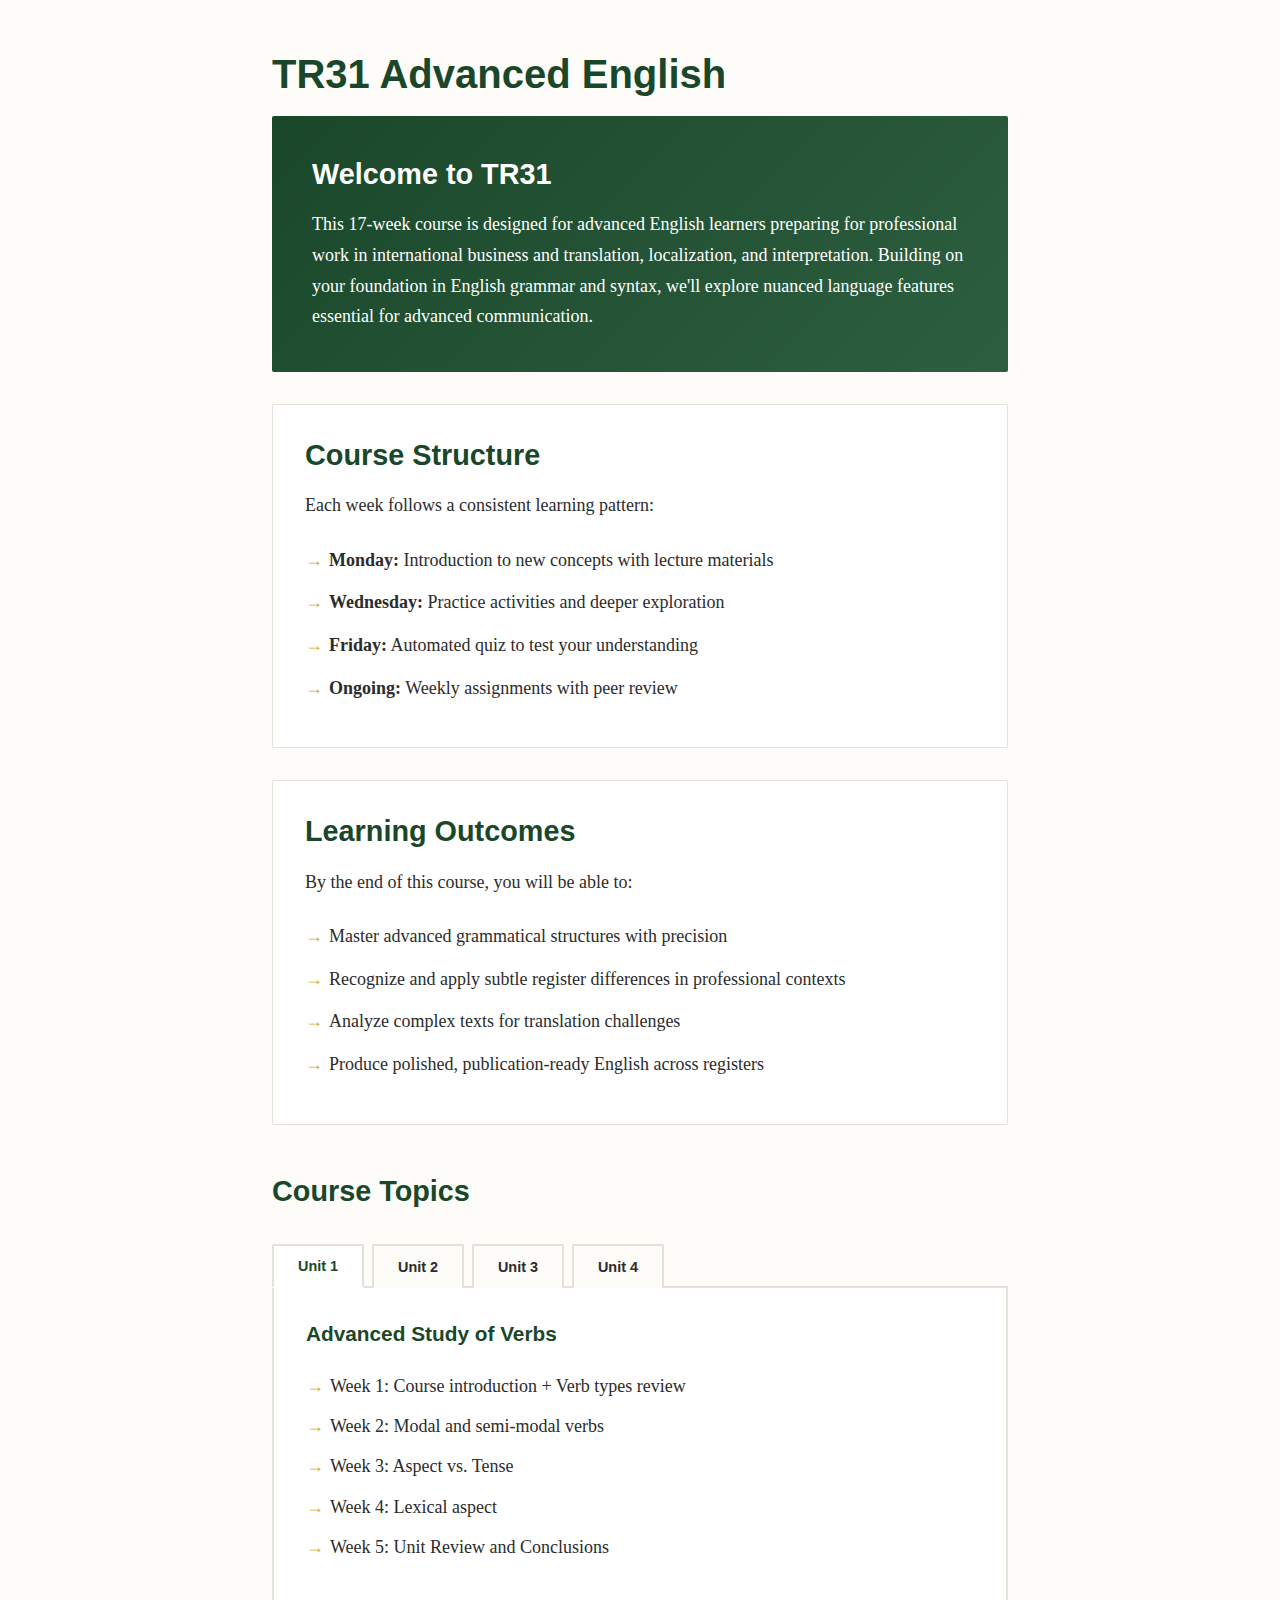
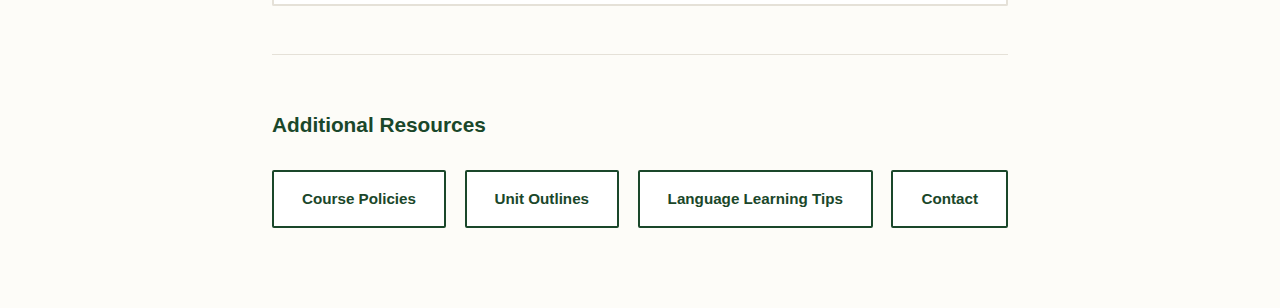
<file: index.html>
<!DOCTYPE html>
<html lang="en">
<head>
  <meta charset="UTF-8">
  <meta name="viewport" content="width=device-width, initial-scale=1.0">
  <title>TR31 Advanced English - Home</title>
  <link rel="stylesheet" href="css/styles.css">
</head>
<body>
  <div class="container">
    <h1>TR31 Advanced English</h1>
    
    <div class="intro-section">
      <h2>Welcome to TR31</h2>
      <p>This 17-week course is designed for advanced English learners preparing for professional work in international business and translation, localization, and interpretation. Building on your foundation in English grammar and syntax, we'll explore nuanced language features essential for advanced communication.</p>
    </div>

    <div class="card">
      <h2>Course Structure</h2>
      <p>Each week follows a consistent learning pattern:</p>
      <ul class="objectives">
        <li><strong>Monday:</strong> Introduction to new concepts with lecture materials</li>
        <li><strong>Wednesday:</strong> Practice activities and deeper exploration</li>
        <li><strong>Friday:</strong> Automated quiz to test your understanding</li>
        <li><strong>Ongoing:</strong> Weekly assignments with peer review</li>
      </ul>
    </div>

    <div class="card">
      <h2>Learning Outcomes</h2>
      <p>By the end of this course, you will be able to:</p>
      <ul class="objectives">
        <li>Master advanced grammatical structures with precision</li>
        <li>Recognize and apply subtle register differences in professional contexts</li>
        <li>Analyze complex texts for translation challenges</li>
        <li>Produce polished, publication-ready English across registers</li>
      </ul>
    </div>

    <!-- Course topics will be loaded dynamically from units.json -->

    <div style="margin-top: 3rem; padding-top: 2rem; border-top: 1px solid var(--border);">
      <h3>Additional Resources</h3>
      <div class="nav-buttons">
        <a href="policies.html" class="btn">Course Policies</a>
        <a href="templates/outline.html" class="btn">Unit Outlines</a>
        <a href="tips.html" class="btn">Language Learning Tips</a>
        <a href="contact.html" class="btn">Contact</a>
      </div>
    </div>
  </div>

  <script src="js/index-loader.js"></script>
</body>
</html>
</file>
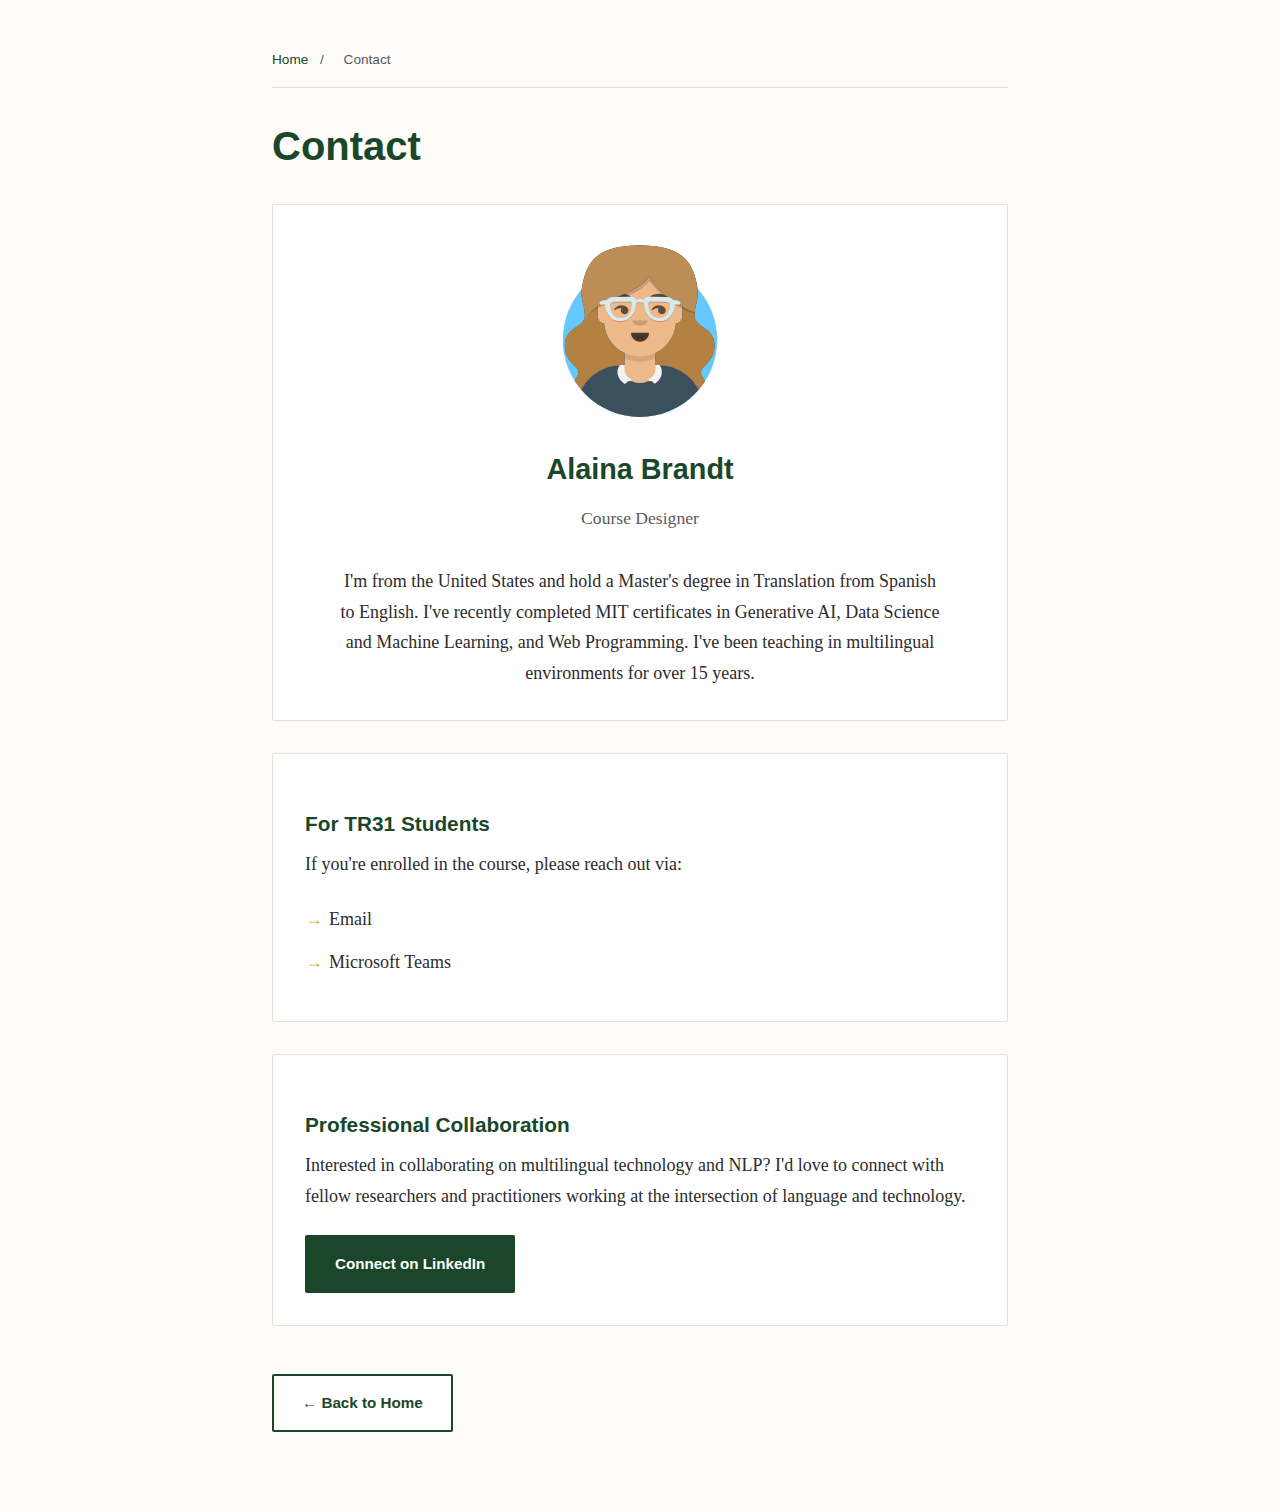
<file: contact.html>
<!DOCTYPE html>
<html lang="en">
<head>
  <meta charset="UTF-8">
  <meta name="viewport" content="width=device-width, initial-scale=1.0">
  <title>Contact - TR31 Advanced English</title>
  <link rel="stylesheet" href="css/styles.css">
</head>
<body>
  <div class="container">
    <div class="breadcrumbs">
      <a href="index.html">Home</a>
      <span>/</span>
      <span>Contact</span>
    </div>

    <h1>Contact</h1>

    <div class="card" style="text-align: center;">
      <img src="avataaars.svg" alt="Alaina Brandt" style="width: 180px; height: 180px; margin: 0 auto 1.5rem;">
      
      <h2 style="margin-top: 0;">Alaina Brandt</h2>
      <p style="color: var(--text-light); font-size: 1.1rem; margin-bottom: 2rem;">Course Designer</p>
      
      <p style="max-width: 600px; margin: 0 auto;">
        I'm from the United States and hold a Master's degree in Translation from Spanish to English. 
        I've recently completed MIT certificates in Generative AI, Data Science and Machine Learning, 
        and Web Programming. I've been teaching in multilingual environments for over 15 years.
      </p>
    </div>

    <div class="card">
      <h3>For TR31 Students</h3>
      <p>If you're enrolled in the course, please reach out via:</p>
      <ul class="list">
        <li>Email</li>
        <li>Microsoft Teams</li>
      </ul>
    </div>

    <div class="card">
      <h3>Professional Collaboration</h3>
      <p>Interested in collaborating on multilingual technology and NLP? I'd love to connect with fellow researchers and practitioners working at the intersection of language and technology.</p>
      <div style="margin-top: 1.5rem;">
        <a href="https://www.linkedin.com/in/alainambrandt" class="btn btn-primary" target="_blank" rel="noopener noreferrer">Connect on LinkedIn</a>
      </div>
    </div>

    <div class="nav-buttons" style="margin-top: 3rem;">
      <a href="index.html" class="btn">← Back to Home</a>
    </div>
  </div>
</body>
</html>
</file>
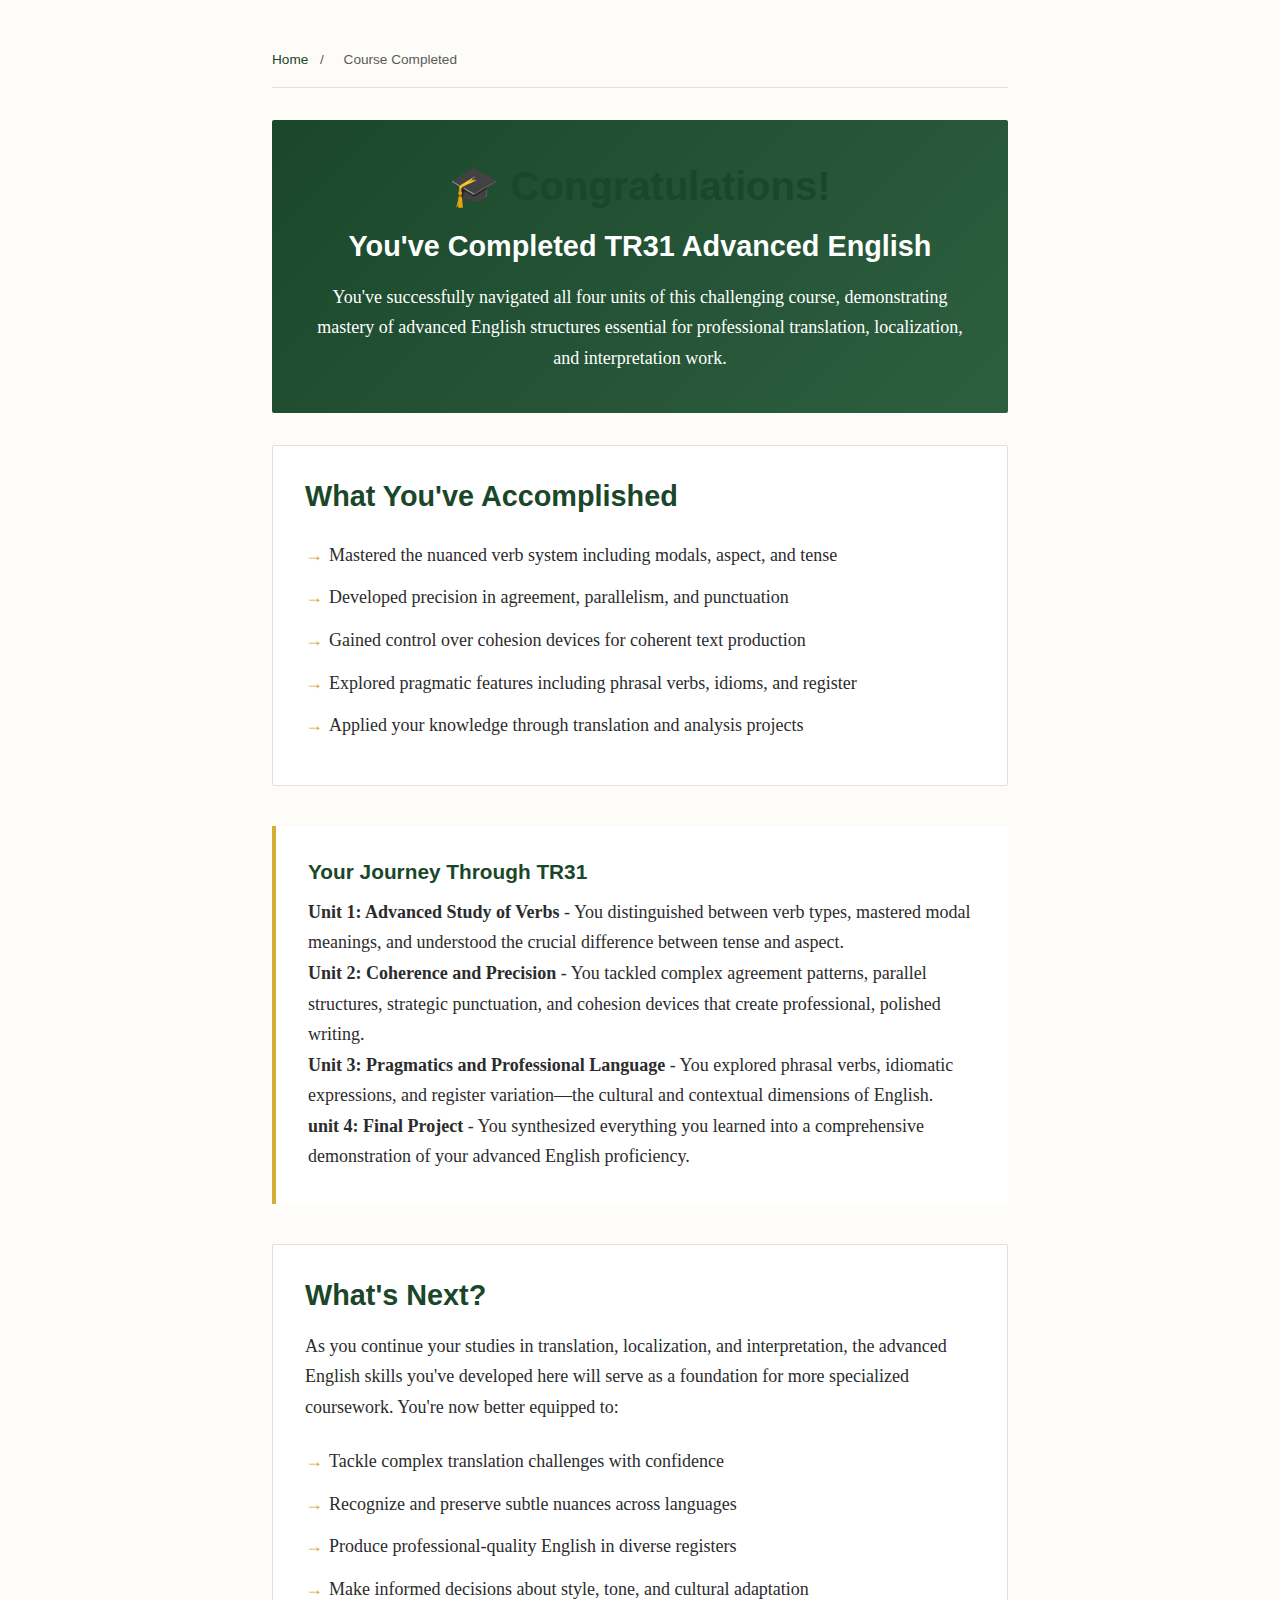
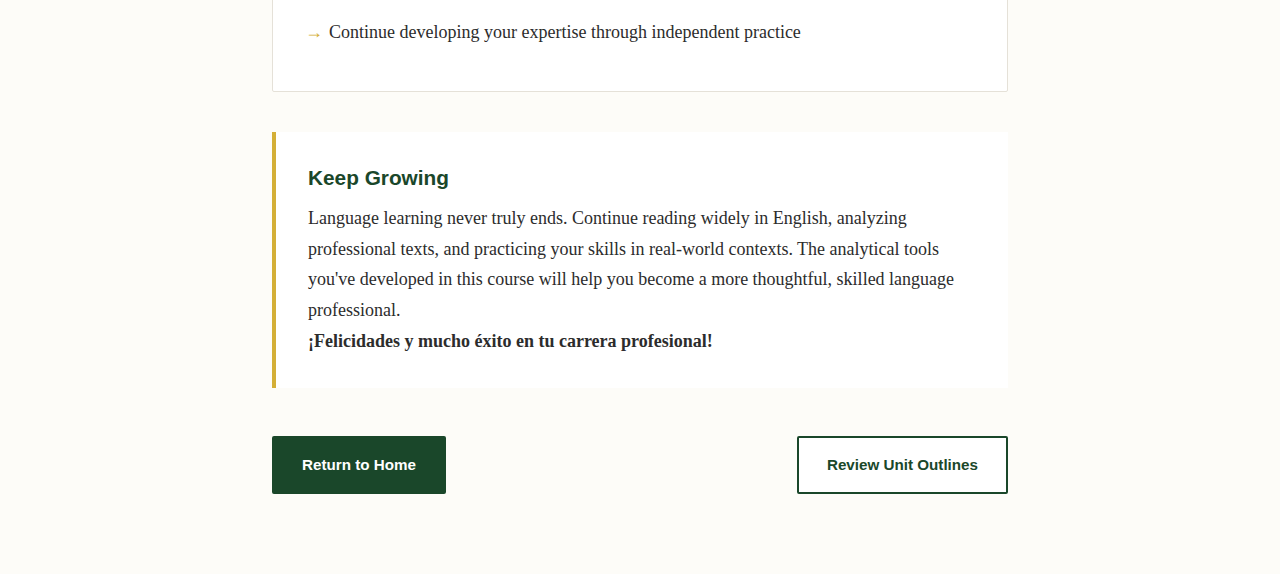
<file: course-completed.html>
<!DOCTYPE html>
<html lang="en">
<head>
  <meta charset="UTF-8">
  <meta name="viewport" content="width=device-width, initial-scale=1.0">
  <title>TR31 Advanced English - Course Completed!</title>
  <link rel="stylesheet" href="css/styles.css">
</head>
<body>
  <div class="container">
    <nav class="breadcrumbs">
      <a href="index.html">Home</a>
      <span>/</span>
      <span>Course Completed</span>
    </nav>

    <div class="intro-section" style="text-align: center;">
      <h1>🎓 Congratulations!</h1>
      <h2>You've Completed TR31 Advanced English</h2>
      <p>You've successfully navigated all four units of this challenging course, demonstrating mastery of advanced English structures essential for professional translation, localization, and interpretation work.</p>
    </div>

    <div class="card">
      <h2>What You've Accomplished</h2>
      <ul class="objectives">
        <li>Mastered the nuanced verb system including modals, aspect, and tense</li>
        <li>Developed precision in agreement, parallelism, and punctuation</li>
        <li>Gained control over cohesion devices for coherent text production</li>
        <li>Explored pragmatic features including phrasal verbs, idioms, and register</li>
        <li>Applied your knowledge through translation and analysis projects</li>
      </ul>
    </div>

    <div class="lecture-section">
      <h3>Your Journey Through TR31</h3>
      <p><strong>Unit 1: Advanced Study of Verbs</strong> - You distinguished between verb types, mastered modal meanings, and understood the crucial difference between tense and aspect.</p>
      
      <p><strong>Unit 2: Coherence and Precision</strong> - You tackled complex agreement patterns, parallel structures, strategic punctuation, and cohesion devices that create professional, polished writing.</p>
      
      <p><strong>Unit 3: Pragmatics and Professional Language</strong> - You explored phrasal verbs, idiomatic expressions, and register variation—the cultural and contextual dimensions of English.</p>
      
      <p><strong>unit 4: Final Project</strong> - You synthesized everything you learned into a comprehensive demonstration of your advanced English proficiency.</p>
    </div>

    <div class="card">
      <h2>What's Next?</h2>
      <p>As you continue your studies in translation, localization, and interpretation, the advanced English skills you've developed here will serve as a foundation for more specialized coursework. You're now better equipped to:</p>
      <ul class="objectives">
        <li>Tackle complex translation challenges with confidence</li>
        <li>Recognize and preserve subtle nuances across languages</li>
        <li>Produce professional-quality English in diverse registers</li>
        <li>Make informed decisions about style, tone, and cultural adaptation</li>
        <li>Continue developing your expertise through independent practice</li>
      </ul>
    </div>

    <div class="lecture-section">
      <h3>Keep Growing</h3>
      <p>Language learning never truly ends. Continue reading widely in English, analyzing professional texts, and practicing your skills in real-world contexts. The analytical tools you've developed in this course will help you become a more thoughtful, skilled language professional.</p>
      <p><strong>¡Felicidades y mucho éxito en tu carrera profesional!</strong></p>
    </div>

    <div class="nav-buttons" style="margin-top: 3rem;">
      <a href="index.html" class="btn btn-primary">Return to Home</a>
      <a href="outline.html" class="btn">Review Unit Outlines</a>
    </div>
  </div>
</body>
</html>
</file>
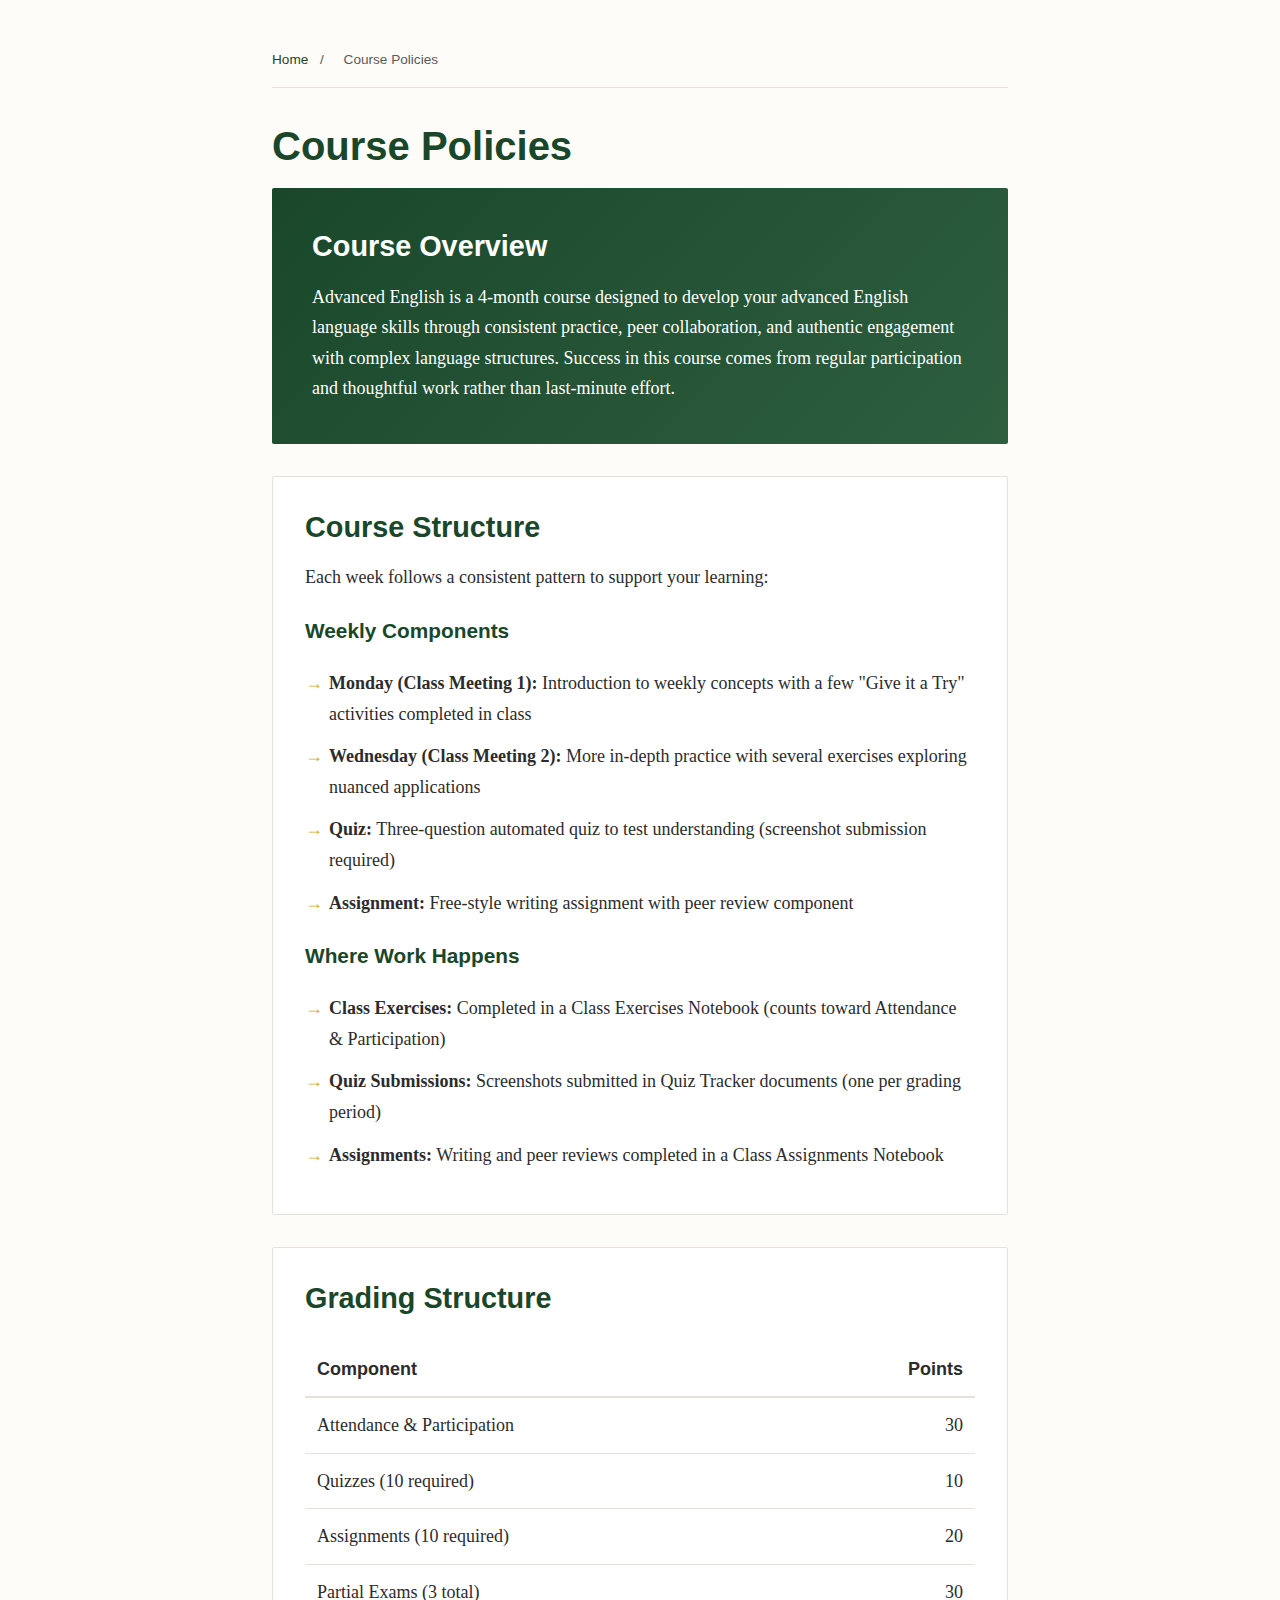
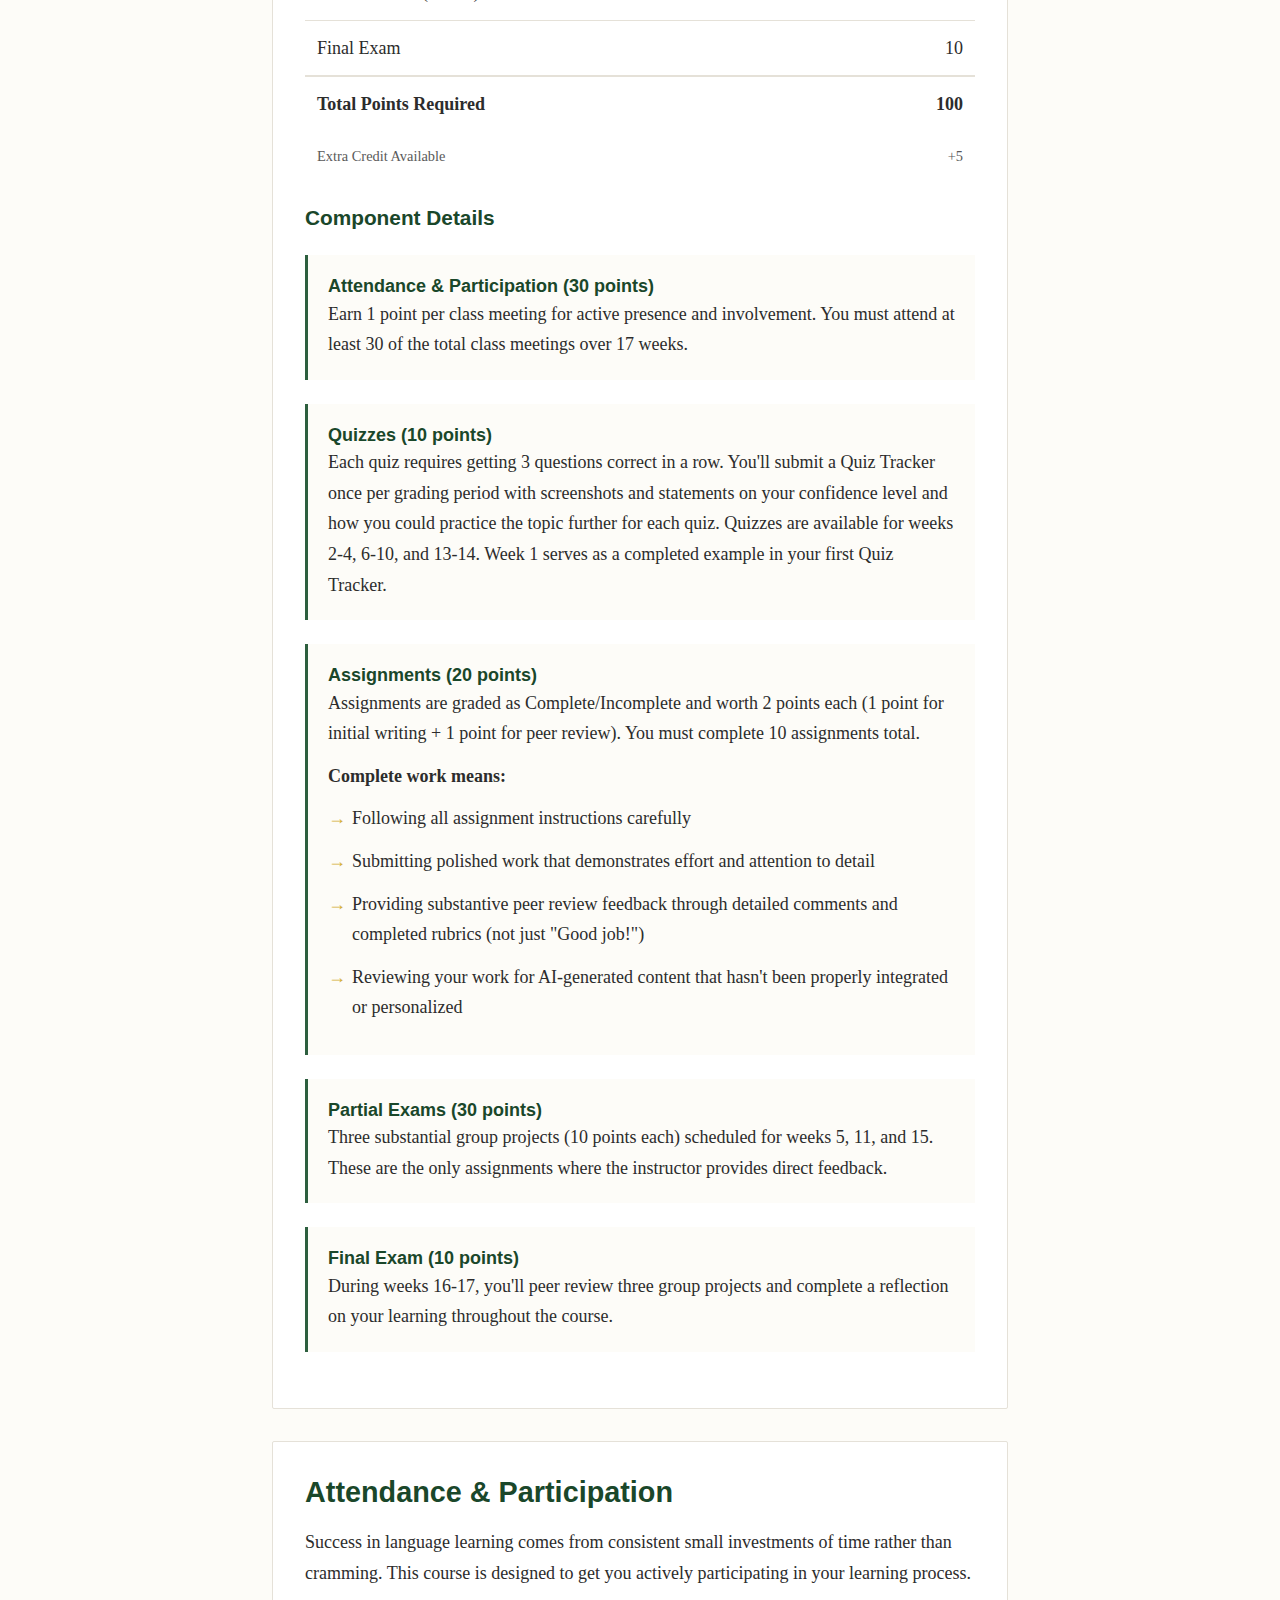
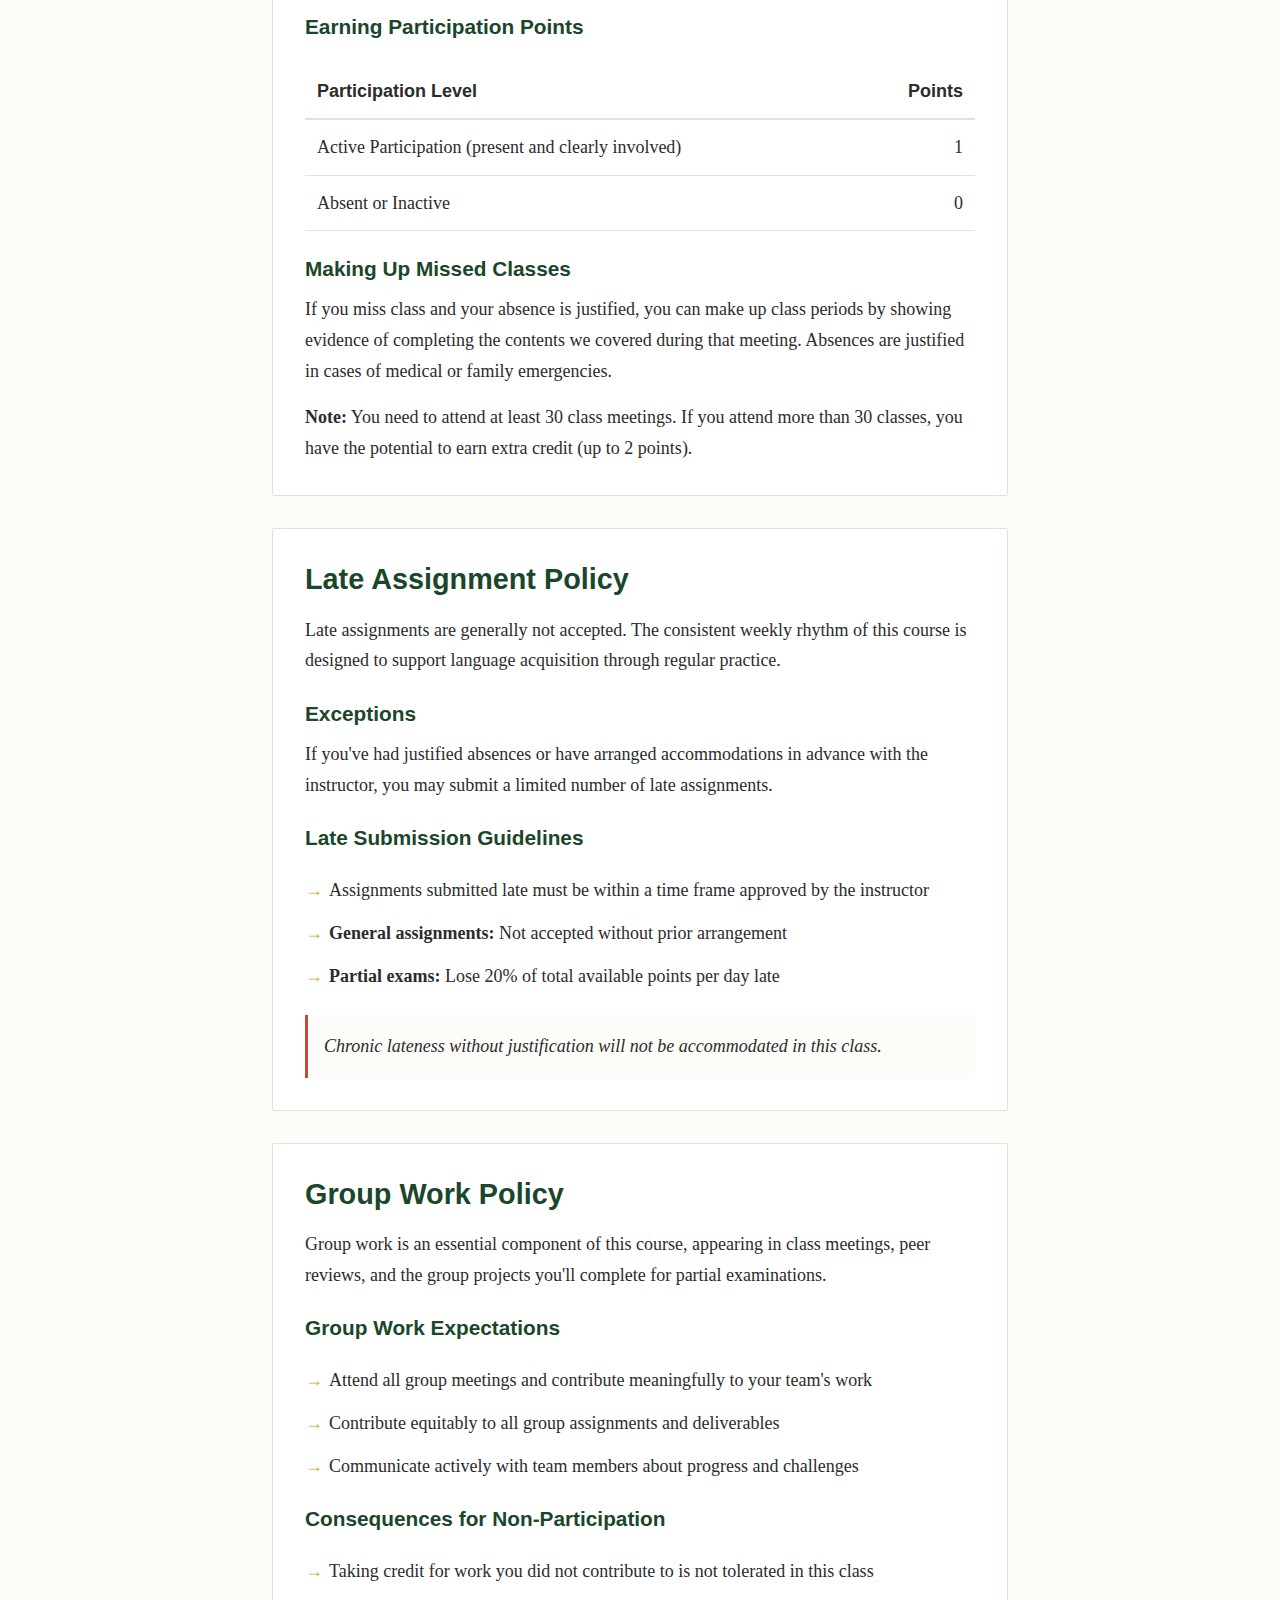
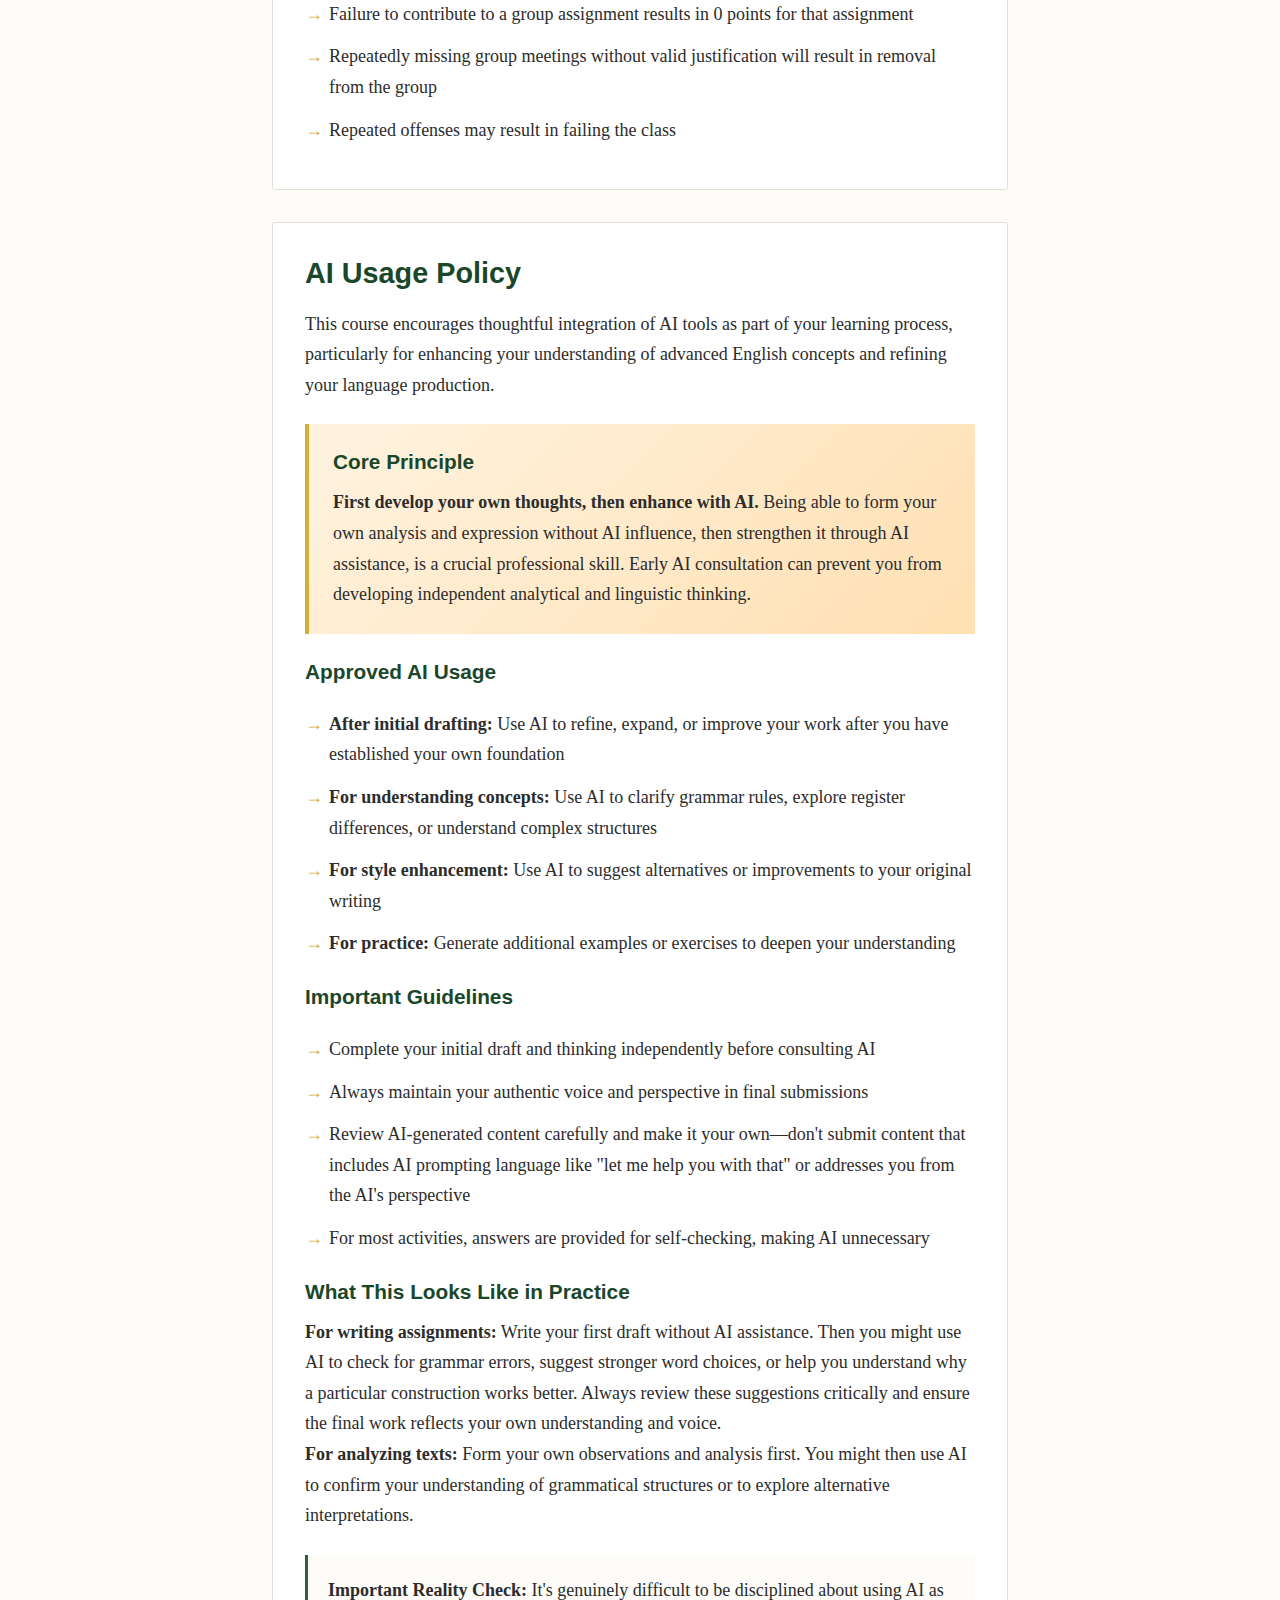
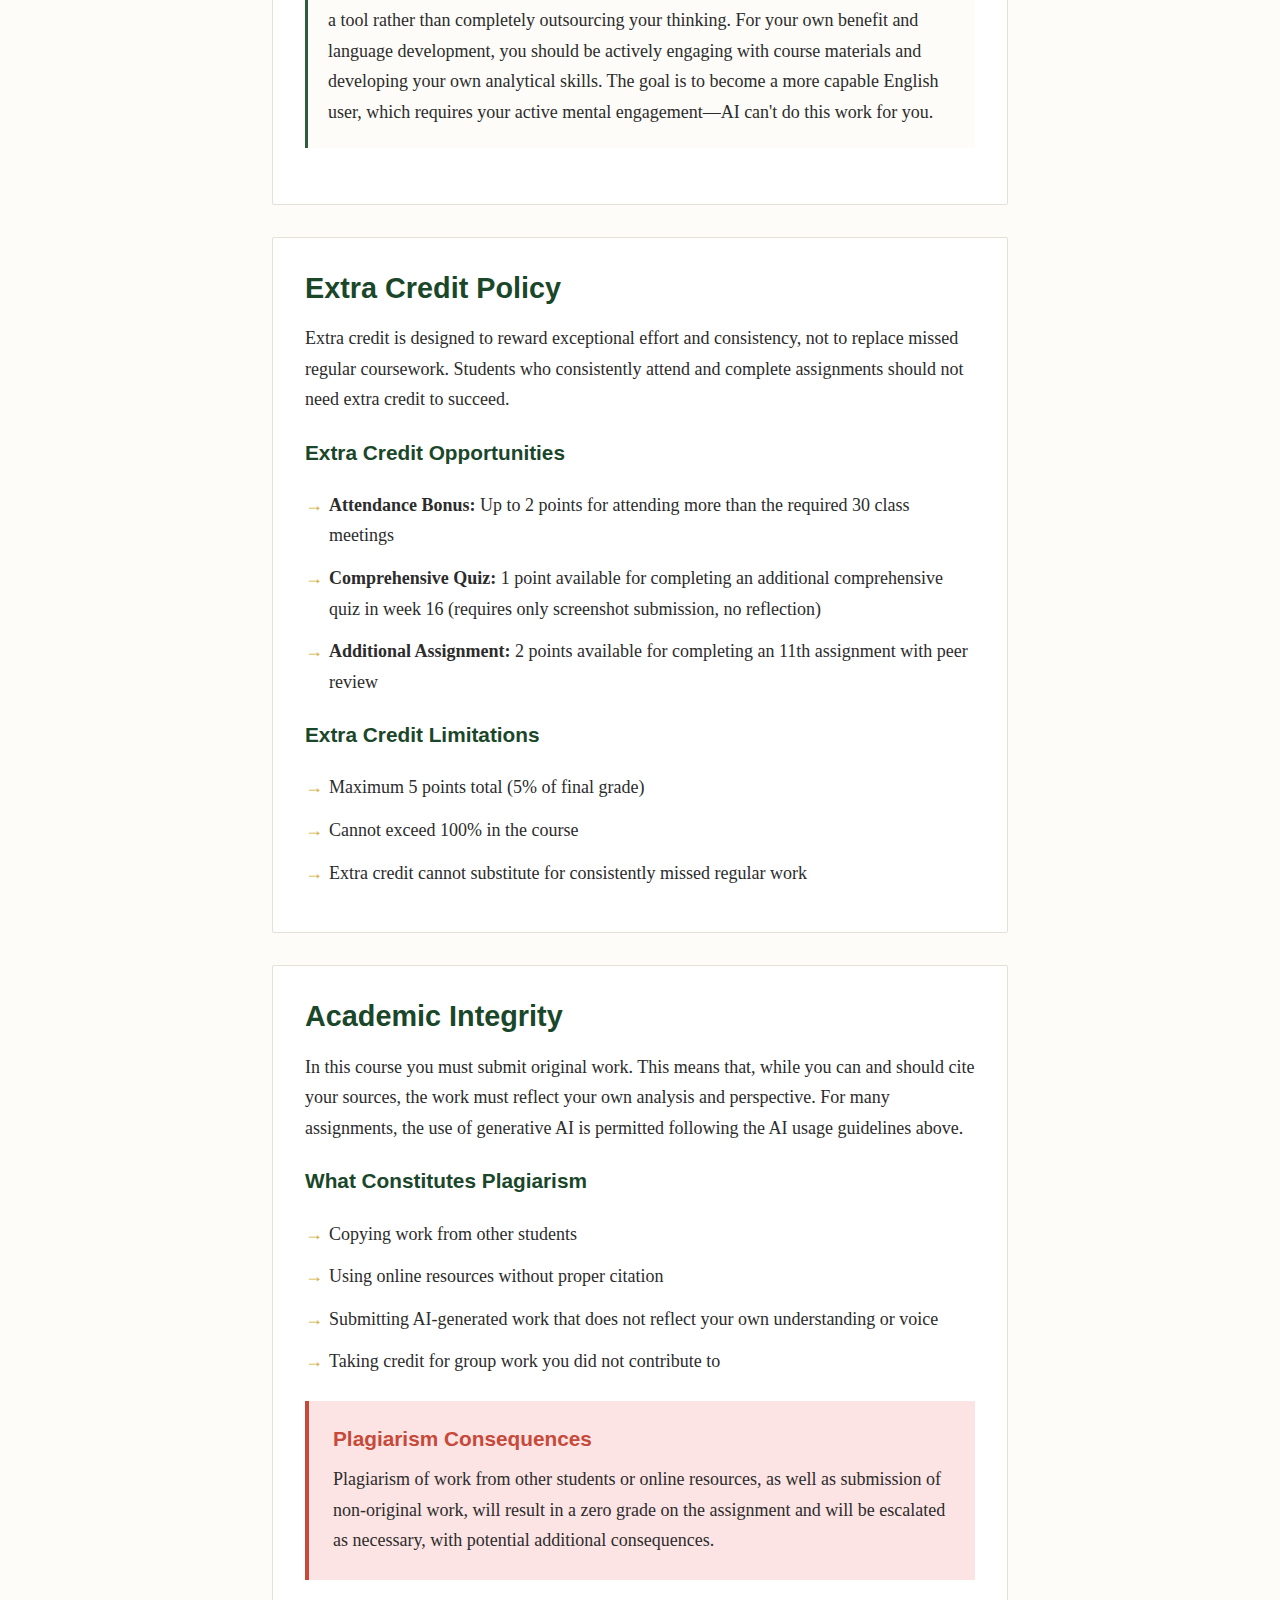
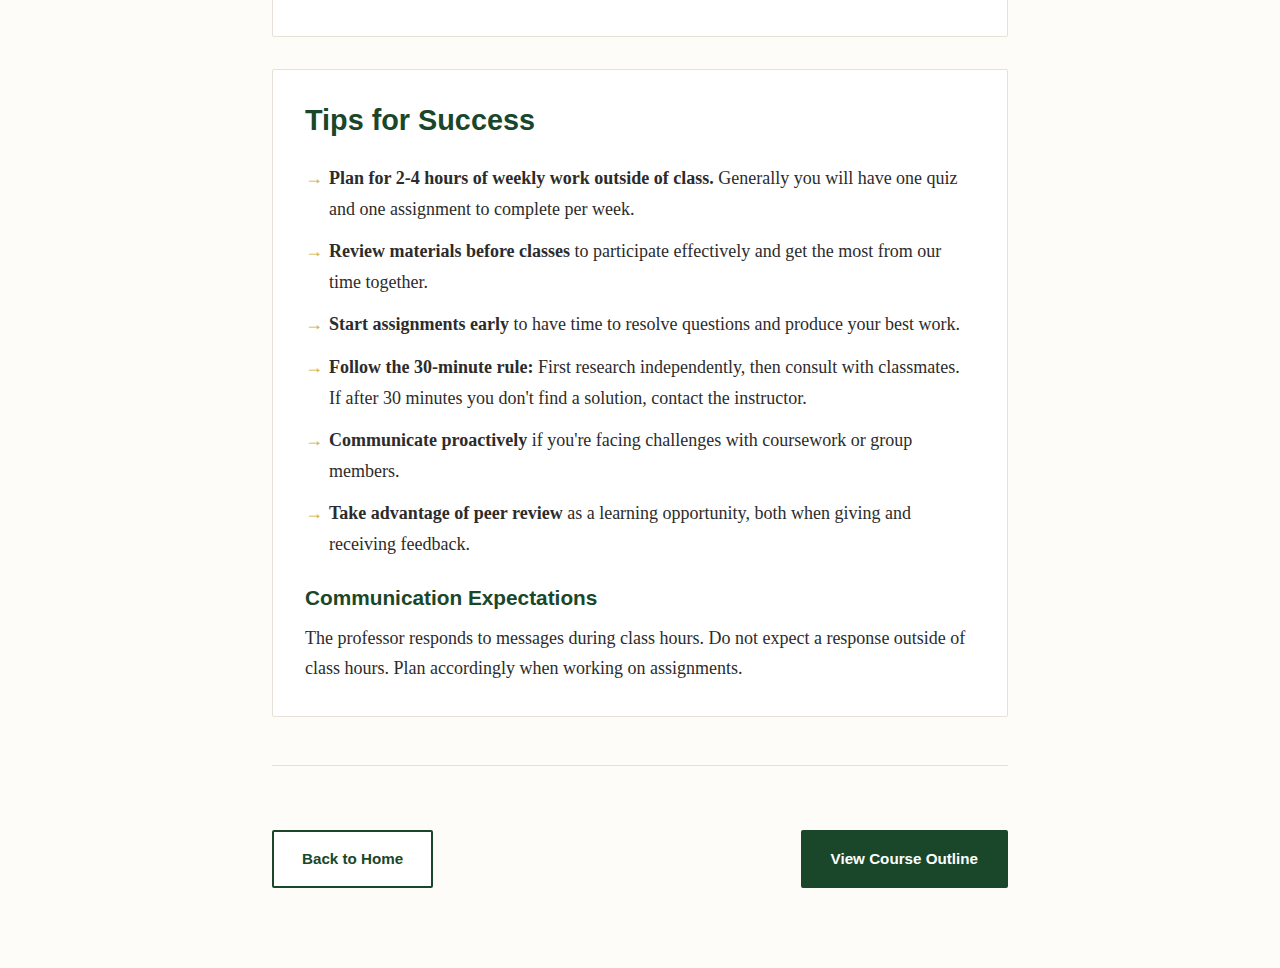
<file: policies.html>
<!DOCTYPE html>
<html lang="en">
<head>
  <meta charset="UTF-8">
  <meta name="viewport" content="width=device-width, initial-scale=1.0">
  <title>Course Policies - Advanced English</title>
  <link rel="stylesheet" href="css/styles.css">
</head>
<body>
  <div class="container">
    <div class="breadcrumbs">
      <a href="index.html">Home</a>
      <span>/</span>
      <span>Course Policies</span>
    </div>

    <h1>Course Policies</h1>
    
    <div class="intro-section">
      <h2>Course Overview</h2>
      <p>Advanced English is a 4-month course designed to develop your advanced English language skills through consistent practice, peer collaboration, and authentic engagement with complex language structures. Success in this course comes from regular participation and thoughtful work rather than last-minute effort.</p>
    </div>

    <!-- Course Structure -->
    <div class="card">
      <h2>Course Structure</h2>
      <p>Each week follows a consistent pattern to support your learning:</p>
      
      <h3>Weekly Components</h3>
      <ul class="list">
        <li><strong>Monday (Class Meeting 1):</strong> Introduction to weekly concepts with a few "Give it a Try" activities completed in class</li>
        <li><strong>Wednesday (Class Meeting 2):</strong> More in-depth practice with several exercises exploring nuanced applications</li>
        <li><strong>Quiz:</strong> Three-question automated quiz to test understanding (screenshot submission required)</li>
        <li><strong>Assignment:</strong> Free-style writing assignment with peer review component</li>
      </ul>

      <h3>Where Work Happens</h3>
      <ul class="list">
        <li><strong>Class Exercises:</strong> Completed in a Class Exercises Notebook (counts toward Attendance & Participation)</li>
        <li><strong>Quiz Submissions:</strong> Screenshots submitted in Quiz Tracker documents (one per grading period)</li>
        <li><strong>Assignments:</strong> Writing and peer reviews completed in a Class Assignments Notebook</li>
      </ul>
    </div>

    <!-- Grading -->
    <div class="card">
      <h2>Grading Structure</h2>
      
      <table style="width: 100%; border-collapse: collapse; margin: 1.5rem 0;">
        <tr style="border-bottom: 2px solid var(--border);">
          <th style="text-align: left; padding: 0.75rem; font-family: 'Archivo', sans-serif;">Component</th>
          <th style="text-align: right; padding: 0.75rem; font-family: 'Archivo', sans-serif;">Points</th>
        </tr>
        <tr style="border-bottom: 1px solid var(--border);">
          <td style="padding: 0.75rem;">Attendance & Participation</td>
          <td style="text-align: right; padding: 0.75rem;">30</td>
        </tr>
        <tr style="border-bottom: 1px solid var(--border);">
          <td style="padding: 0.75rem;">Quizzes (10 required)</td>
          <td style="text-align: right; padding: 0.75rem;">10</td>
        </tr>
        <tr style="border-bottom: 1px solid var(--border);">
          <td style="padding: 0.75rem;">Assignments (10 required)</td>
          <td style="text-align: right; padding: 0.75rem;">20</td>
        </tr>
        <tr style="border-bottom: 1px solid var(--border);">
          <td style="padding: 0.75rem;">Partial Exams (3 total)</td>
          <td style="text-align: right; padding: 0.75rem;">30</td>
        </tr>
        <tr style="border-bottom: 1px solid var(--border);">
          <td style="padding: 0.75rem;">Final Exam</td>
          <td style="text-align: right; padding: 0.75rem;">10</td>
        </tr>
        <tr style="border-top: 2px solid var(--border); font-weight: 600;">
          <td style="padding: 0.75rem;">Total Points Required</td>
          <td style="text-align: right; padding: 0.75rem;">100</td>
        </tr>
        <tr style="font-size: 0.9rem; color: var(--text-light);">
          <td style="padding: 0.75rem;">Extra Credit Available</td>
          <td style="text-align: right; padding: 0.75rem;">+5</td>
        </tr>
      </table>

      <h3>Component Details</h3>
      
      <div style="margin: 1.5rem 0; padding: 1.25rem; background: var(--bg); border-left: 3px solid var(--primary-light);">
        <h4 style="margin-top: 0; color: var(--primary);">Attendance & Participation (30 points)</h4>
        <p>Earn 1 point per class meeting for active presence and involvement. You must attend at least 30 of the total class meetings over 17 weeks.</p>
      </div>

      <div style="margin: 1.5rem 0; padding: 1.25rem; background: var(--bg); border-left: 3px solid var(--primary-light);">
        <h4 style="margin-top: 0; color: var(--primary);">Quizzes (10 points)</h4>
        <p>Each quiz requires getting 3 questions correct in a row. You'll submit a Quiz Tracker once per grading period with screenshots and statements on your confidence level and how you could practice the topic further for each quiz. Quizzes are available for weeks 2-4, 6-10, and 13-14. Week 1 serves as a completed example in your first Quiz Tracker.</p>
      </div>

      <div style="margin: 1.5rem 0; padding: 1.25rem; background: var(--bg); border-left: 3px solid var(--primary-light);">
        <h4 style="margin-top: 0; color: var(--primary);">Assignments (20 points)</h4>
        <p>Assignments are graded as Complete/Incomplete and worth 2 points each (1 point for initial writing + 1 point for peer review). You must complete 10 assignments total.</p>
        <p style="margin-top: 0.75rem;"><strong>Complete work means:</strong></p>
        <ul class="list" style="margin-top: 0.5rem;">
          <li>Following all assignment instructions carefully</li>
          <li>Submitting polished work that demonstrates effort and attention to detail</li>
          <li>Providing substantive peer review feedback through detailed comments and completed rubrics (not just "Good job!")</li>
          <li>Reviewing your work for AI-generated content that hasn't been properly integrated or personalized</li>
        </ul>
      </div>

      <div style="margin: 1.5rem 0; padding: 1.25rem; background: var(--bg); border-left: 3px solid var(--primary-light);">
        <h4 style="margin-top: 0; color: var(--primary);">Partial Exams (30 points)</h4>
        <p>Three substantial group projects (10 points each) scheduled for weeks 5, 11, and 15. These are the only assignments where the instructor provides direct feedback.</p>
      </div>

      <div style="margin: 1.5rem 0; padding: 1.25rem; background: var(--bg); border-left: 3px solid var(--primary-light);">
        <h4 style="margin-top: 0; color: var(--primary);">Final Exam (10 points)</h4>
        <p>During weeks 16-17, you'll peer review three group projects and complete a reflection on your learning throughout the course.</p>
      </div>
    </div>

    <!-- Attendance Policy -->
    <div class="card">
      <h2>Attendance & Participation</h2>
      <p>Success in language learning comes from consistent small investments of time rather than cramming. This course is designed to get you actively participating in your learning process.</p>
      
      <h3>Earning Participation Points</h3>
      <table style="width: 100%; border-collapse: collapse; margin: 1.5rem 0;">
        <tr style="border-bottom: 2px solid var(--border);">
          <th style="text-align: left; padding: 0.75rem; font-family: 'Archivo', sans-serif;">Participation Level</th>
          <th style="text-align: right; padding: 0.75rem; font-family: 'Archivo', sans-serif;">Points</th>
        </tr>
        <tr style="border-bottom: 1px solid var(--border);">
          <td style="padding: 0.75rem;">Active Participation (present and clearly involved)</td>
          <td style="text-align: right; padding: 0.75rem;">1</td>
        </tr>
        <tr style="border-bottom: 1px solid var(--border);">
          <td style="padding: 0.75rem;">Absent or Inactive</td>
          <td style="text-align: right; padding: 0.75rem;">0</td>
        </tr>
      </table>

      <h3>Making Up Missed Classes</h3>
      <p>If you miss class and your absence is justified, you can make up class periods by showing evidence of completing the contents we covered during that meeting. Absences are justified in cases of medical or family emergencies.</p>
      
      <p style="margin-top: 1rem;"><strong>Note:</strong> You need to attend at least 30 class meetings. If you attend more than 30 classes, you have the potential to earn extra credit (up to 2 points).</p>
    </div>

    <!-- Late Work Policy -->
    <div class="card">
      <h2>Late Assignment Policy</h2>
      <p>Late assignments are generally not accepted. The consistent weekly rhythm of this course is designed to support language acquisition through regular practice.</p>
      
      <h3>Exceptions</h3>
      <p>If you've had justified absences or have arranged accommodations in advance with the instructor, you may submit a limited number of late assignments.</p>
      
      <h3>Late Submission Guidelines</h3>
      <ul class="list">
        <li>Assignments submitted late must be within a time frame approved by the instructor</li>
        <li><strong>General assignments:</strong> Not accepted without prior arrangement</li>
        <li><strong>Partial exams:</strong> Lose 20% of total available points per day late</li>
      </ul>
      
      <p style="margin-top: 1.5rem; padding: 1rem; background: var(--bg); border-left: 3px solid var(--error); font-style: italic;">Chronic lateness without justification will not be accommodated in this class.</p>
    </div>

    <!-- Group Work Policy -->
    <div class="card">
      <h2>Group Work Policy</h2>
      <p>Group work is an essential component of this course, appearing in class meetings, peer reviews, and the group projects you'll complete for partial examinations.</p>
      
      <h3>Group Work Expectations</h3>
      <ul class="list">
        <li>Attend all group meetings and contribute meaningfully to your team's work</li>
        <li>Contribute equitably to all group assignments and deliverables</li>
        <li>Communicate actively with team members about progress and challenges</li>
      </ul>

      <h3>Consequences for Non-Participation</h3>
      <ul class="list">
        <li>Taking credit for work you did not contribute to is not tolerated in this class</li>
        <li>Failure to contribute to a group assignment results in 0 points for that assignment</li>
        <li>Repeatedly missing group meetings without valid justification will result in removal from the group</li>
        <li>Repeated offenses may result in failing the class</li>
      </ul>
    </div>

    <!-- AI Usage Policy -->
    <div class="card">
      <h2>AI Usage Policy</h2>
      <p>This course encourages thoughtful integration of AI tools as part of your learning process, particularly for enhancing your understanding of advanced English concepts and refining your language production.</p>
      
      <div style="margin: 1.5rem 0; padding: 1.5rem; background: linear-gradient(135deg, #fff3e0 0%, #ffe0b2 100%); border-left: 4px solid var(--accent);">
        <h3 style="margin-top: 0; color: var(--primary);">Core Principle</h3>
        <p style="margin-bottom: 0;"><strong>First develop your own thoughts, then enhance with AI.</strong> Being able to form your own analysis and expression without AI influence, then strengthen it through AI assistance, is a crucial professional skill. Early AI consultation can prevent you from developing independent analytical and linguistic thinking.</p>
      </div>

      <h3>Approved AI Usage</h3>
      <ul class="list">
        <li><strong>After initial drafting:</strong> Use AI to refine, expand, or improve your work after you have established your own foundation</li>
        <li><strong>For understanding concepts:</strong> Use AI to clarify grammar rules, explore register differences, or understand complex structures</li>
        <li><strong>For style enhancement:</strong> Use AI to suggest alternatives or improvements to your original writing</li>
        <li><strong>For practice:</strong> Generate additional examples or exercises to deepen your understanding</li>
      </ul>

      <h3>Important Guidelines</h3>
      <ul class="list">
        <li>Complete your initial draft and thinking independently before consulting AI</li>
        <li>Always maintain your authentic voice and perspective in final submissions</li>
        <li>Review AI-generated content carefully and make it your own—don't submit content that includes AI prompting language like "let me help you with that" or addresses you from the AI's perspective</li>
        <li>For most activities, answers are provided for self-checking, making AI unnecessary</li>
      </ul>

      <h3>What This Looks Like in Practice</h3>
      <p><strong>For writing assignments:</strong> Write your first draft without AI assistance. Then you might use AI to check for grammar errors, suggest stronger word choices, or help you understand why a particular construction works better. Always review these suggestions critically and ensure the final work reflects your own understanding and voice.</p>
      
      <p><strong>For analyzing texts:</strong> Form your own observations and analysis first. You might then use AI to confirm your understanding of grammatical structures or to explore alternative interpretations.</p>

      <div style="margin: 1.5rem 0; padding: 1.25rem; background: var(--bg); border-left: 3px solid var(--primary-light);">
        <p style="margin: 0;"><strong>Important Reality Check:</strong> It's genuinely difficult to be disciplined about using AI as a tool rather than completely outsourcing your thinking. For your own benefit and language development, you should be actively engaging with course materials and developing your own analytical skills. The goal is to become a more capable English user, which requires your active mental engagement—AI can't do this work for you.</p>
      </div>
    </div>

    <!-- Extra Credit -->
    <div class="card">
      <h2>Extra Credit Policy</h2>
      <p>Extra credit is designed to reward exceptional effort and consistency, not to replace missed regular coursework. Students who consistently attend and complete assignments should not need extra credit to succeed.</p>
      
      <h3>Extra Credit Opportunities</h3>
      <ul class="list">
        <li><strong>Attendance Bonus:</strong> Up to 2 points for attending more than the required 30 class meetings</li>
        <li><strong>Comprehensive Quiz:</strong> 1 point available for completing an additional comprehensive quiz in week 16 (requires only screenshot submission, no reflection)</li>
        <li><strong>Additional Assignment:</strong> 2 points available for completing an 11th assignment with peer review</li>
      </ul>

      <h3>Extra Credit Limitations</h3>
      <ul class="list">
        <li>Maximum 5 points total (5% of final grade)</li>
        <li>Cannot exceed 100% in the course</li>
        <li>Extra credit cannot substitute for consistently missed regular work</li>
      </ul>
    </div>

    <!-- Academic Integrity -->
    <div class="card">
      <h2>Academic Integrity</h2>
      <p>In this course you must submit original work. This means that, while you can and should cite your sources, the work must reflect your own analysis and perspective. For many assignments, the use of generative AI is permitted following the AI usage guidelines above.</p>
      
      <h3>What Constitutes Plagiarism</h3>
      <ul class="list">
        <li>Copying work from other students</li>
        <li>Using online resources without proper citation</li>
        <li>Submitting AI-generated work that does not reflect your own understanding or voice</li>
        <li>Taking credit for group work you did not contribute to</li>
      </ul>

      <div style="margin: 1.5rem 0; padding: 1.5rem; background: #fce4e4; border-left: 4px solid var(--error);">
        <h3 style="margin-top: 0; color: var(--error);">Plagiarism Consequences</h3>
        <p style="margin-bottom: 0;">Plagiarism of work from other students or online resources, as well as submission of non-original work, will result in a zero grade on the assignment and will be escalated as necessary, with potential additional consequences.</p>
      </div>
    </div>

    <!-- Success Tips -->
    <div class="card">
      <h2>Tips for Success</h2>
      <ul class="list">
        <li><strong>Plan for 2-4 hours of weekly work outside of class.</strong> Generally you will have one quiz and one assignment to complete per week.</li>
        <li><strong>Review materials before classes</strong> to participate effectively and get the most from our time together.</li>
        <li><strong>Start assignments early</strong> to have time to resolve questions and produce your best work.</li>
        <li><strong>Follow the 30-minute rule:</strong> First research independently, then consult with classmates. If after 30 minutes you don't find a solution, contact the instructor.</li>
        <li><strong>Communicate proactively</strong> if you're facing challenges with coursework or group members.</li>
        <li><strong>Take advantage of peer review</strong> as a learning opportunity, both when giving and receiving feedback.</li>
      </ul>

      <h3>Communication Expectations</h3>
      <p>The professor responds to messages during class hours. Do not expect a response outside of class hours. Plan accordingly when working on assignments.</p>
    </div>

    <div style="margin-top: 3rem; padding-top: 2rem; border-top: 1px solid var(--border);">
      <div class="nav-buttons">
        <a href="index.html" class="btn">Back to Home</a>
        <a href="templates/outline.html" class="btn btn-primary">View Course Outline</a>
      </div>
    </div>
  </div>
</body>
</html>
</file>
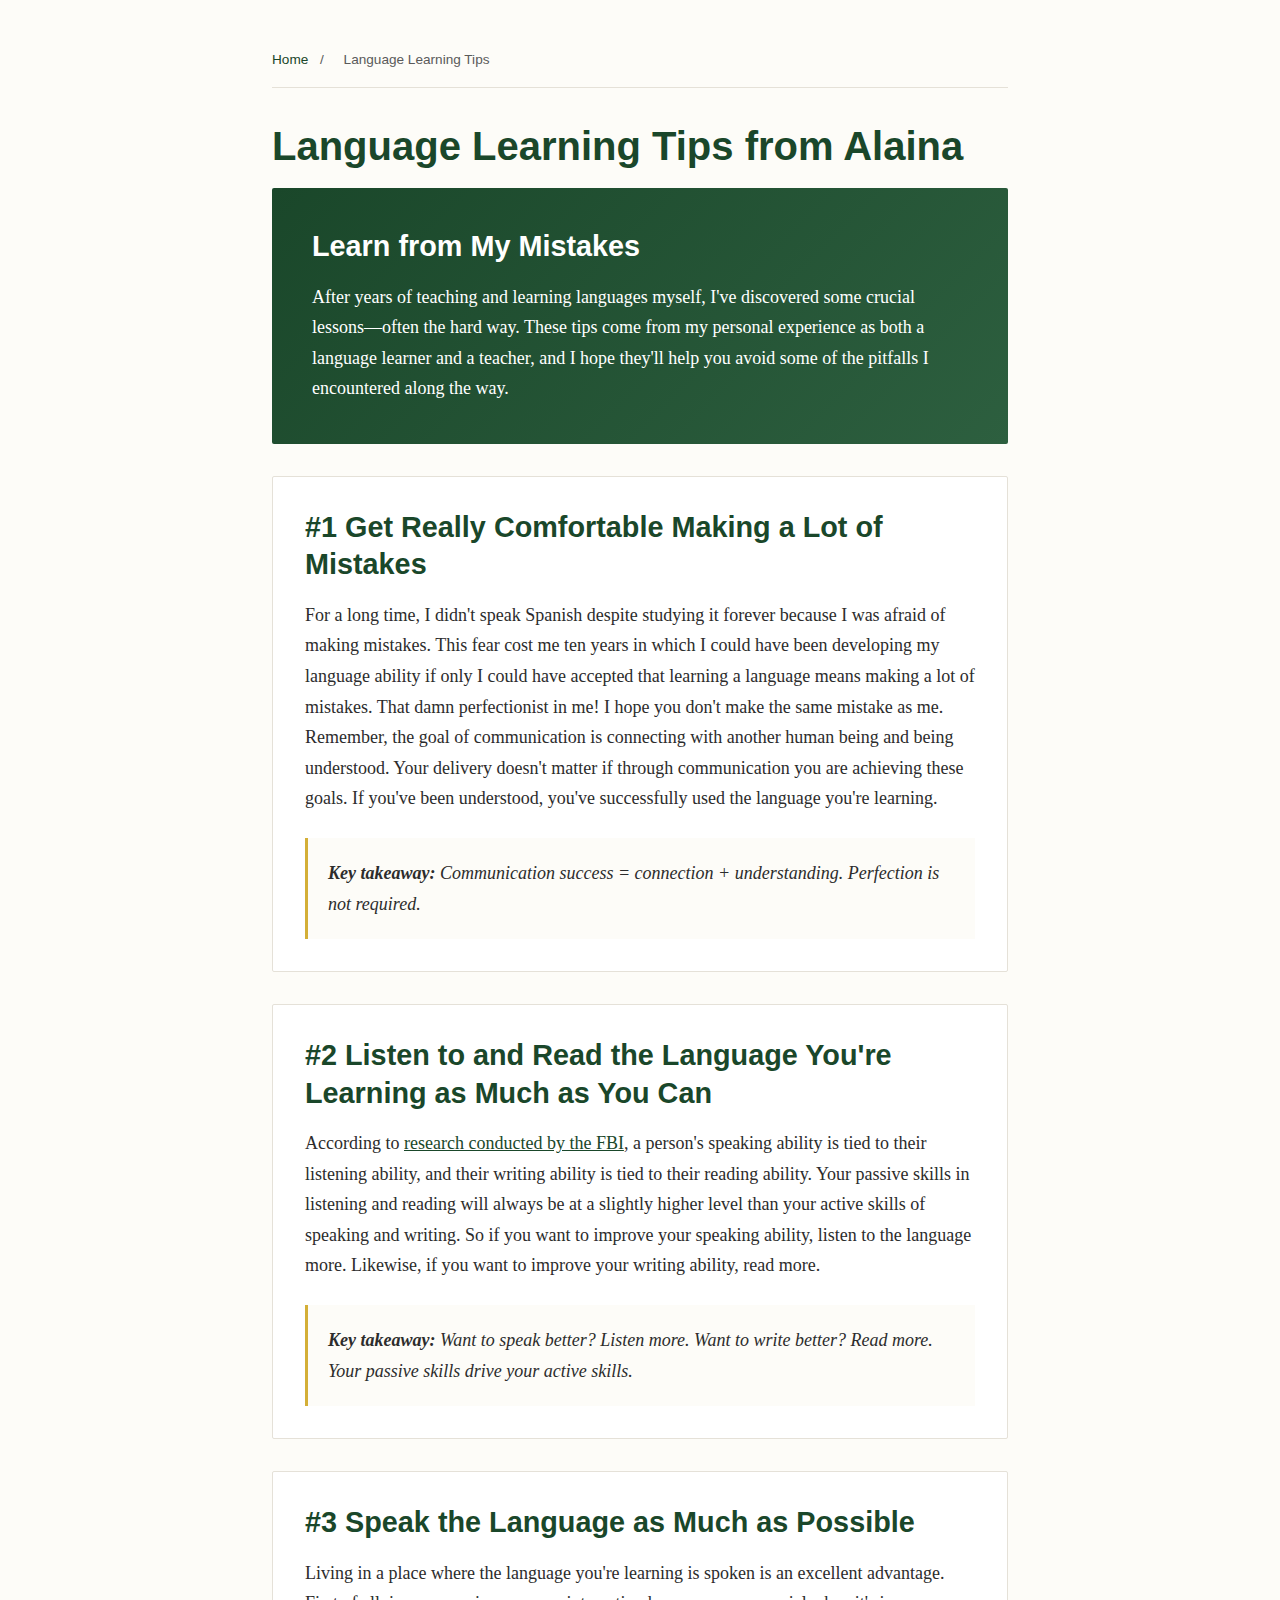
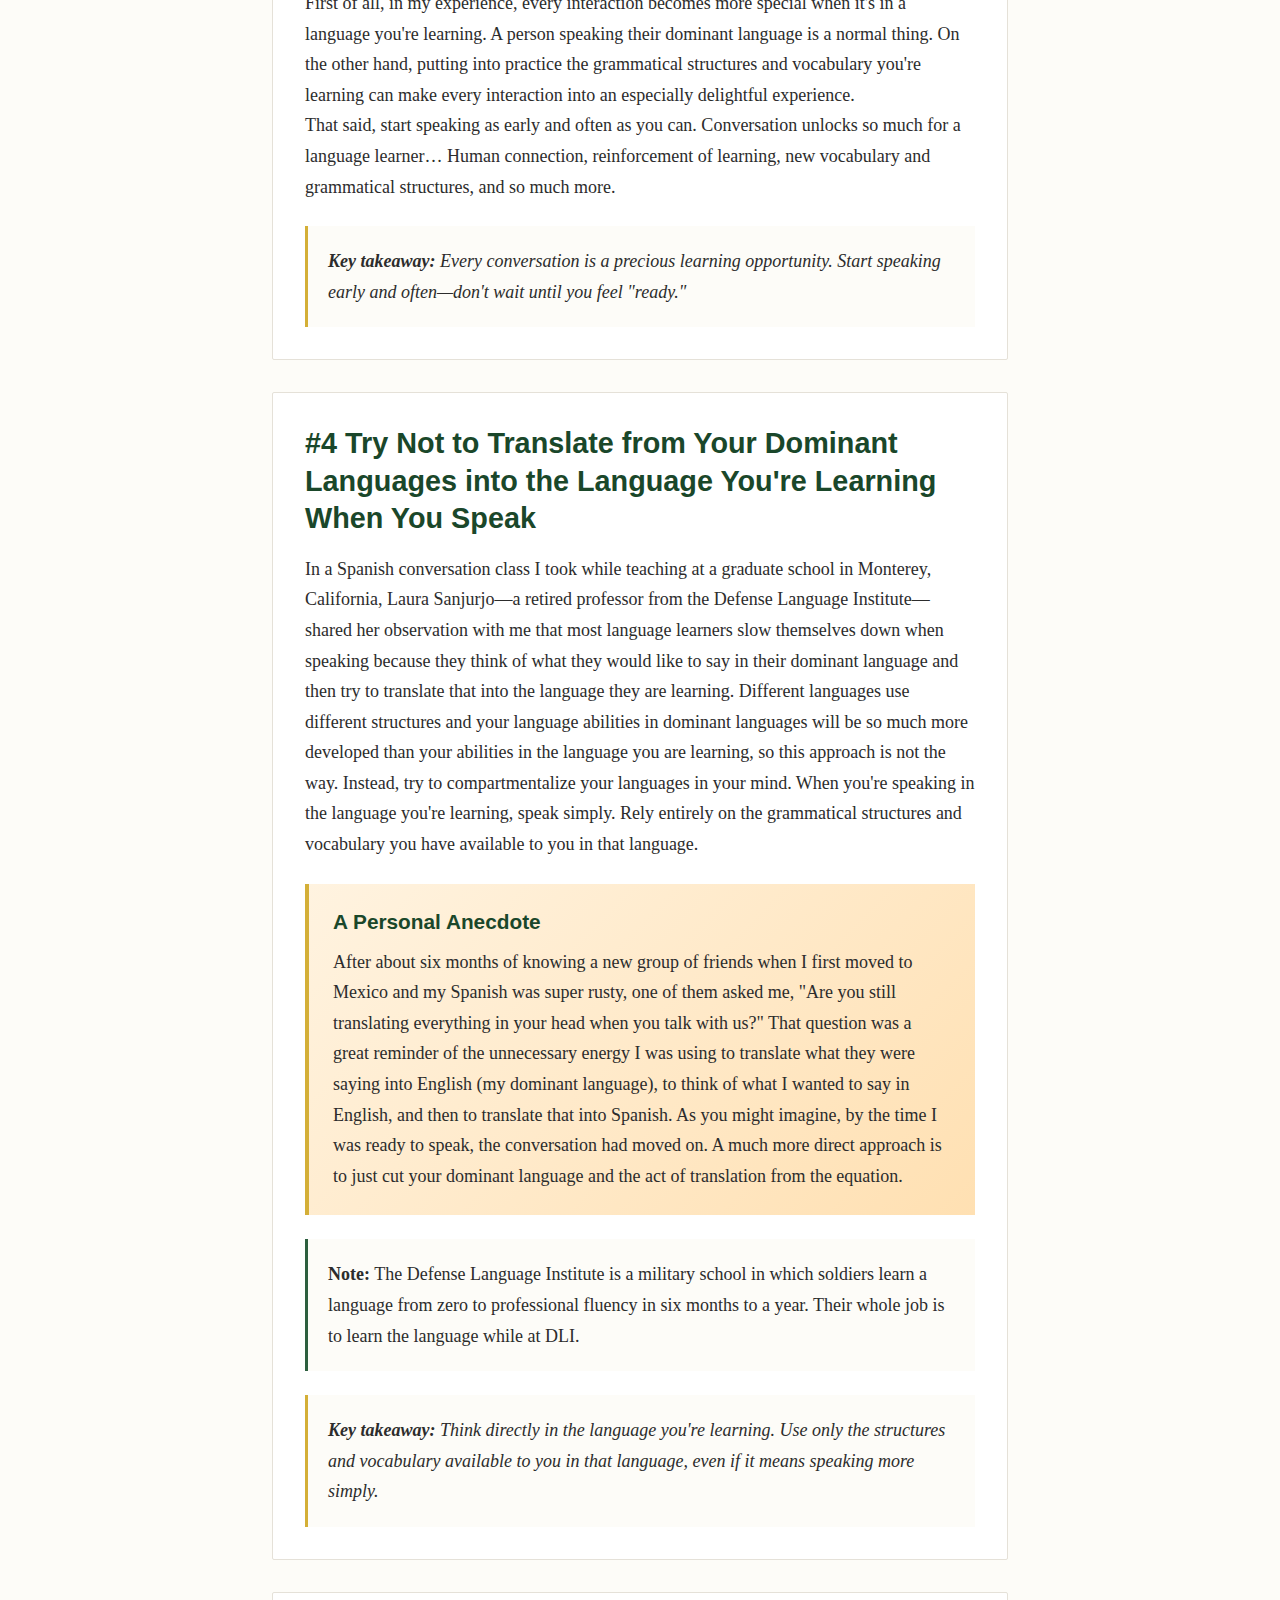
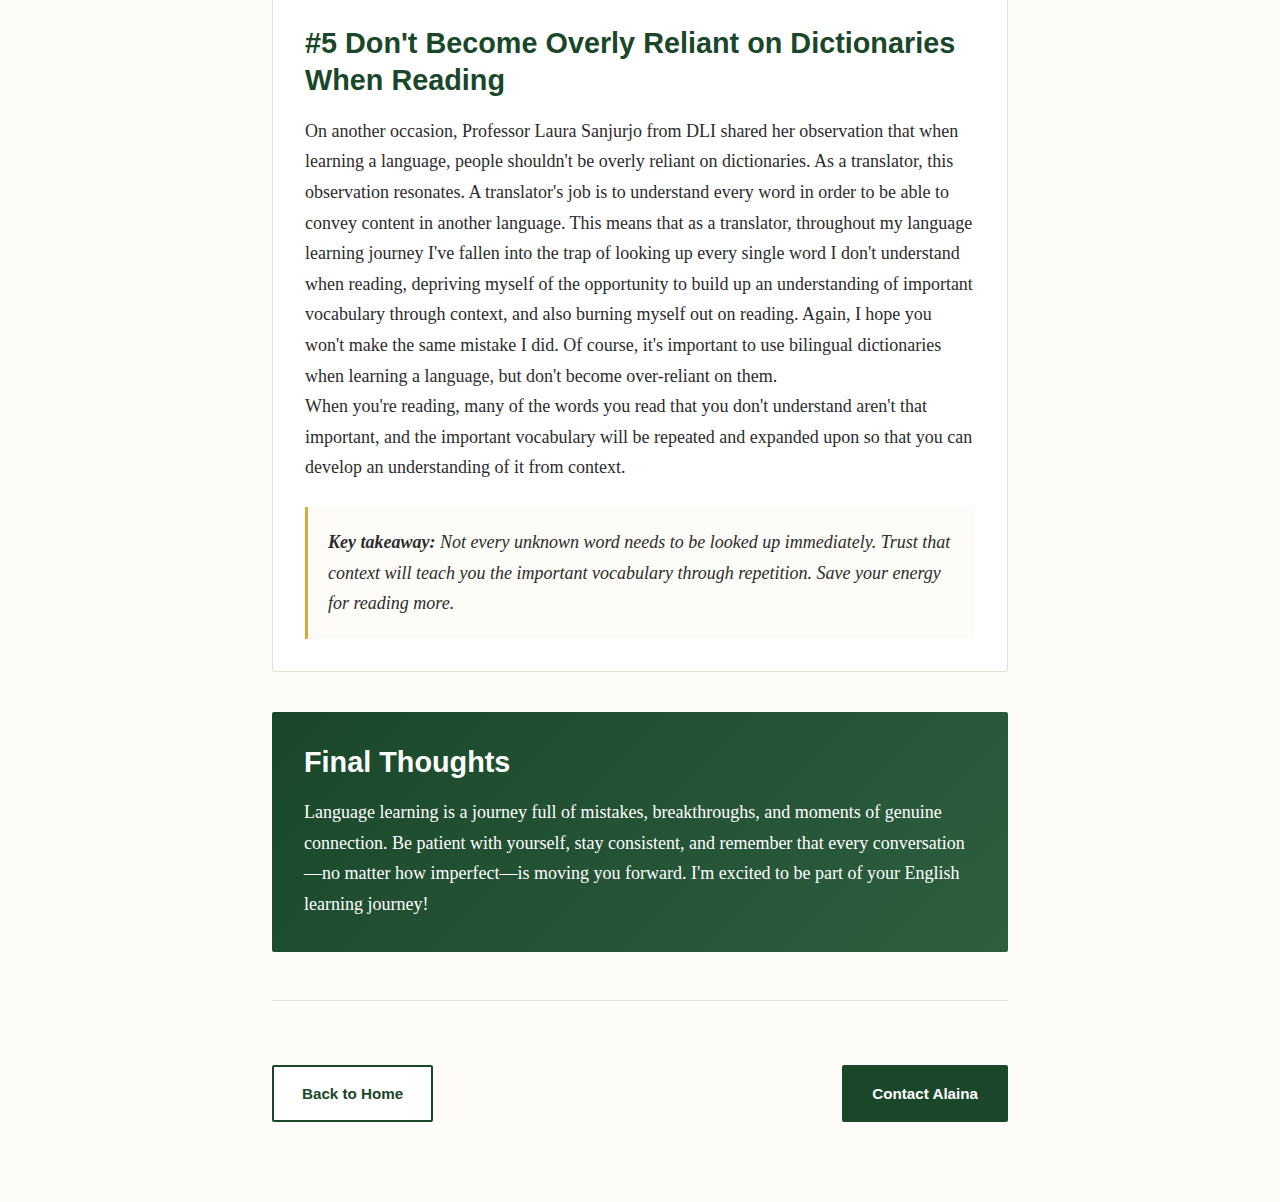
<file: tips.html>
<!DOCTYPE html>
<html lang="en">
<head>
  <meta charset="UTF-8">
  <meta name="viewport" content="width=device-width, initial-scale=1.0">
  <title>Language Learning Tips - TR31 Advanced English</title>
  <link rel="stylesheet" href="css/styles.css">
</head>
<body>
  <div class="container">
    <div class="breadcrumbs">
      <a href="index.html">Home</a>
      <span>/</span>
      <span>Language Learning Tips</span>
    </div>

    <h1>Language Learning Tips from Alaina</h1>
    
    <div class="intro-section">
      <h2>Learn from My Mistakes</h2>
      <p>After years of teaching and learning languages myself, I've discovered some crucial lessons—often the hard way. These tips come from my personal experience as both a language learner and a teacher, and I hope they'll help you avoid some of the pitfalls I encountered along the way.</p>
    </div>

    <!-- Tip #1 -->
    <div class="card">
      <h2>#1 Get Really Comfortable Making a Lot of Mistakes</h2>
      <p>For a long time, I didn't speak Spanish despite studying it forever because I was afraid of making mistakes. This fear cost me ten years in which I could have been developing my language ability if only I could have accepted that learning a language means making a lot of mistakes. That damn perfectionist in me! I hope you don't make the same mistake as me.</p>
      <p>Remember, the goal of communication is connecting with another human being and being understood. Your delivery doesn't matter if through communication you are achieving these goals. If you've been understood, you've successfully used the language you're learning.</p>
      
      <div style="margin-top: 1.5rem; padding: 1.25rem; background: var(--bg); border-left: 3px solid var(--accent);">
        <p style="margin: 0; font-style: italic;"><strong>Key takeaway:</strong> Communication success = connection + understanding. Perfection is not required.</p>
      </div>
    </div>

    <!-- Tip #2 -->
    <div class="card">
      <h2>#2 Listen to and Read the Language You're Learning as Much as You Can</h2>
      <p>According to <a href="https://govtilr.org/Skills/IRL%20Scale%20History.htm" target="_blank" style="color: var(--primary); text-decoration: underline;">research conducted by the FBI</a>, a person's speaking ability is tied to their listening ability, and their writing ability is tied to their reading ability. Your passive skills in listening and reading will always be at a slightly higher level than your active skills of speaking and writing. So if you want to improve your speaking ability, listen to the language more. Likewise, if you want to improve your writing ability, read more.</p>
      
      <div style="margin-top: 1.5rem; padding: 1.25rem; background: var(--bg); border-left: 3px solid var(--accent);">
        <p style="margin: 0; font-style: italic;"><strong>Key takeaway:</strong> Want to speak better? Listen more. Want to write better? Read more. Your passive skills drive your active skills.</p>
      </div>
    </div>

    <!-- Tip #3 -->
    <div class="card">
      <h2>#3 Speak the Language as Much as Possible</h2>
      <p>Living in a place where the language you're learning is spoken is an excellent advantage. First of all, in my experience, every interaction becomes more special when it's in a language you're learning. A person speaking their dominant language is a normal thing. On the other hand, putting into practice the grammatical structures and vocabulary you're learning can make every interaction into an especially delightful experience.</p>
      <p>That said, start speaking as early and often as you can. Conversation unlocks so much for a language learner… Human connection, reinforcement of learning, new vocabulary and grammatical structures, and so much more.</p>
      
      <div style="margin-top: 1.5rem; padding: 1.25rem; background: var(--bg); border-left: 3px solid var(--accent);">
        <p style="margin: 0; font-style: italic;"><strong>Key takeaway:</strong> Every conversation is a precious learning opportunity. Start speaking early and often—don't wait until you feel "ready."</p>
      </div>
    </div>

    <!-- Tip #4 -->
    <div class="card">
      <h2>#4 Try Not to Translate from Your Dominant Languages into the Language You're Learning When You Speak</h2>
      <p>In a Spanish conversation class I took while teaching at a graduate school in Monterey, California, Laura Sanjurjo—a retired professor from the Defense Language Institute—shared her observation with me that most language learners slow themselves down when speaking because they think of what they would like to say in their dominant language and then try to translate that into the language they are learning. Different languages use different structures and your language abilities in dominant languages will be so much more developed than your abilities in the language you are learning, so this approach is not the way. Instead, try to compartmentalize your languages in your mind. When you're speaking in the language you're learning, speak simply. Rely entirely on the grammatical structures and vocabulary you have available to you in that language.</p>
      
      <div style="margin: 1.5rem 0; padding: 1.5rem; background: linear-gradient(135deg, #fff3e0 0%, #ffe0b2 100%); border-left: 4px solid var(--accent);">
        <h3 style="margin-top: 0; color: var(--primary);">A Personal Anecdote</h3>
        <p style="margin-bottom: 0;">After about six months of knowing a new group of friends when I first moved to Mexico and my Spanish was super rusty, one of them asked me, "Are you still translating everything in your head when you talk with us?" That question was a great reminder of the unnecessary energy I was using to translate what they were saying into English (my dominant language), to think of what I wanted to say in English, and then to translate that into Spanish. As you might imagine, by the time I was ready to speak, the conversation had moved on. A much more direct approach is to just cut your dominant language and the act of translation from the equation.</p>
      </div>

      <div style="margin-top: 1.5rem; padding: 1.25rem; background: var(--bg); border-left: 3px solid var(--primary-light);">
        <p style="margin: 0;"><strong>Note:</strong> The Defense Language Institute is a military school in which soldiers learn a language from zero to professional fluency in six months to a year. Their whole job is to learn the language while at DLI.</p>
      </div>
      
      <div style="margin-top: 1.5rem; padding: 1.25rem; background: var(--bg); border-left: 3px solid var(--accent);">
        <p style="margin: 0; font-style: italic;"><strong>Key takeaway:</strong> Think directly in the language you're learning. Use only the structures and vocabulary available to you in that language, even if it means speaking more simply.</p>
      </div>
    </div>

    <!-- Tip #5 -->
    <div class="card">
      <h2>#5 Don't Become Overly Reliant on Dictionaries When Reading</h2>
      <p>On another occasion, Professor Laura Sanjurjo from DLI shared her observation that when learning a language, people shouldn't be overly reliant on dictionaries. As a translator, this observation resonates. A translator's job is to understand every word in order to be able to convey content in another language. This means that as a translator, throughout my language learning journey I've fallen into the trap of looking up every single word I don't understand when reading, depriving myself of the opportunity to build up an understanding of important vocabulary through context, and also burning myself out on reading. Again, I hope you won't make the same mistake I did. Of course, it's important to use bilingual dictionaries when learning a language, but don't become over-reliant on them.</p>
      <p>When you're reading, many of the words you read that you don't understand aren't that important, and the important vocabulary will be repeated and expanded upon so that you can develop an understanding of it from context.</p>
      
      <div style="margin-top: 1.5rem; padding: 1.25rem; background: var(--bg); border-left: 3px solid var(--accent);">
        <p style="margin: 0; font-style: italic;"><strong>Key takeaway:</strong> Not every unknown word needs to be looked up immediately. Trust that context will teach you the important vocabulary through repetition. Save your energy for reading more.</p>
      </div>
    </div>

    <!-- Closing -->
    <div style="margin: 2.5rem 0; padding: 2rem; background: linear-gradient(135deg, var(--primary) 0%, var(--primary-light) 100%); color: white; border-radius: 2px;">
      <h2 style="color: white; margin-top: 0;">Final Thoughts</h2>
      <p style="margin-bottom: 0;">Language learning is a journey full of mistakes, breakthroughs, and moments of genuine connection. Be patient with yourself, stay consistent, and remember that every conversation—no matter how imperfect—is moving you forward. I'm excited to be part of your English learning journey!</p>
    </div>

    <div style="margin-top: 3rem; padding-top: 2rem; border-top: 1px solid var(--border);">
      <div class="nav-buttons">
        <a href="index.html" class="btn">Back to Home</a>
        <a href="contact.html" class="btn btn-primary">Contact Alaina</a>
      </div>
    </div>
  </div>
</body>
</html>
</file>
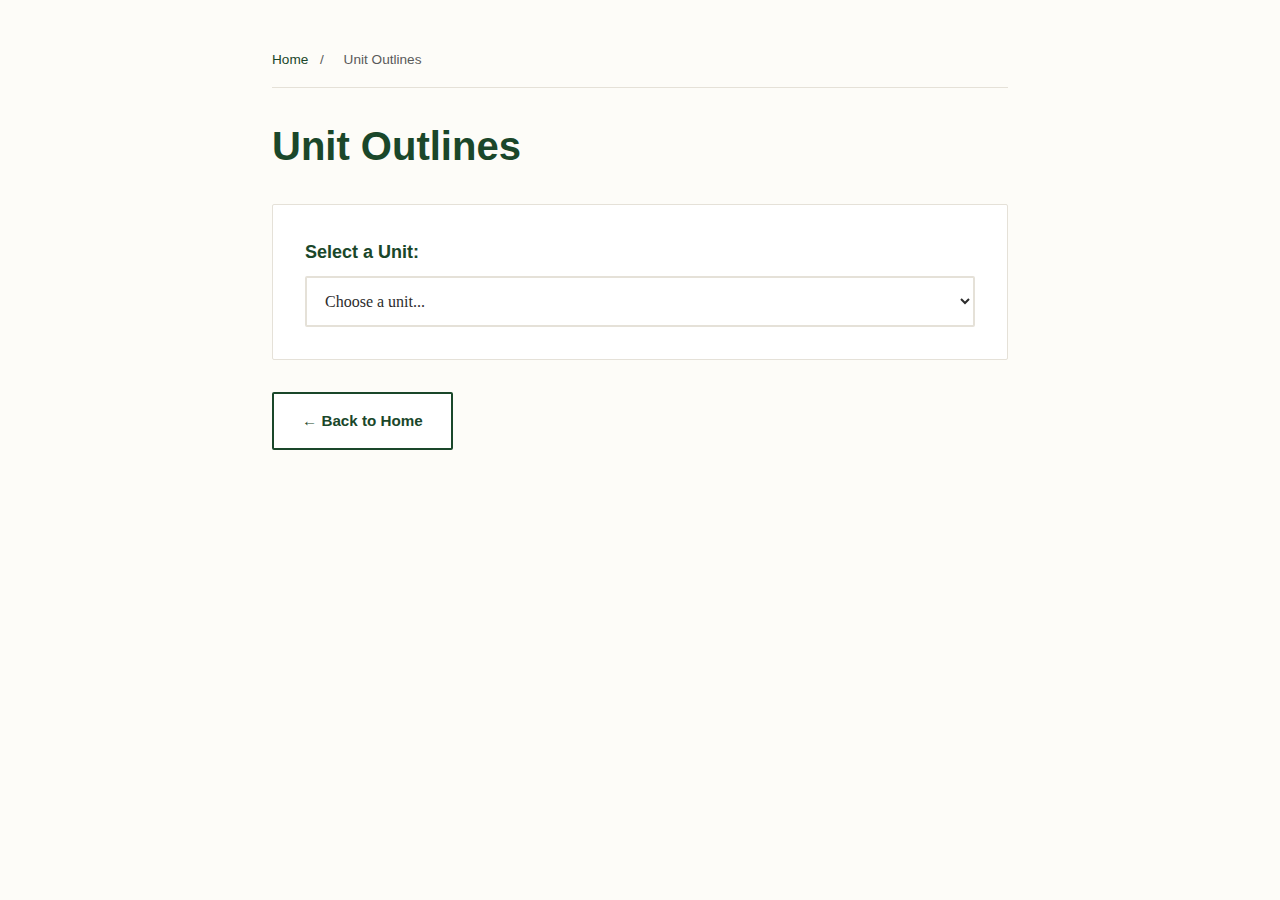
<file: templates/outline.html>
<!DOCTYPE html>
<html lang="en">
<head>
  <meta charset="UTF-8">
  <meta name="viewport" content="width=device-width, initial-scale=1.0">
  <title>TR31 Advanced English - Unit Outlines</title>
  <link rel="stylesheet" href="../css/styles.css">
</head>
<body>
  <div class="container">
    <nav class="breadcrumbs">
      <a href="../index.html">Home</a>
      <span>/</span>
      <span>Unit Outlines</span>
    </nav>

    <h1>Unit Outlines</h1>

    <div class="card">
      <label for="unit-selector" style="font-family: 'Archivo', sans-serif; font-weight: 600; color: var(--primary); display: block; margin-bottom: 0.5rem;">Select a Unit:</label>
      <select id="unit-selector" class="unit-selector">
        <option value="">Choose a unit...</option>
        <option value="0">Unit 1: Advanced Study of Verbs</option>
        <option value="1">Unit 2: Coherence and Precision</option>
        <option value="2">Unit 3: Pragmatics and Professional Language</option>
        <option value="3">Unit 4: Final Project</option>
      </select>
    </div>

    <div id="unit-content" style="display: none;">
      <div class="intro-section">
        <h2 id="unit-title"></h2>
      </div>

      <div class="card">
        <h3>Overview</h3>
        <p id="unit-description"></p>
      </div>

      <div class="card">
        <h3>Learning Objectives</h3>
        <ul class="objectives" id="unit-objectives"></ul>
      </div>

      <div class="card">
        <h3>Weekly Topics</h3>
        <ul class="list" id="unit-outline"></ul>
      </div>
    </div>

    <div class="nav-buttons">
      <a href="../index.html" class="btn">← Back to Home</a>
    </div>
  </div>

  <script src="../js/outline-loader.js"></script>
</body>
</html>
</file>
<file: css/styles.css>
:root {
  --primary: #1a472a;
  --primary-light: #2d5f3f;
  --accent: #d4af37;
  --text: #2c2c2c;
  --text-light: #5a5a5a;
  --bg: #fdfcf8;
  --card-bg: #ffffff;
  --border: #e5e1d8;
  --success: #2d5f3f;
  --error: #c7493a;
}

* {
  margin: 0;
  padding: 0;
  box-sizing: border-box;
}

body {
  font-family: 'Crimson Pro', 'Georgia', serif;
  background: var(--bg);
  color: var(--text);
  line-height: 1.7;
  font-size: 18px;
}

h1, h2, h3, h4 {
  font-family: 'Archivo', -apple-system, sans-serif;
  font-weight: 600;
  line-height: 1.3;
  color: var(--primary);
}

h1 { font-size: 2.5rem; margin-bottom: 1rem; }
h2 { font-size: 1.8rem; margin: 2rem 0 1rem; }
h3 { font-size: 1.3rem; margin: 1.5rem 0 0.75rem; }

/* Layout */
.container {
  max-width: 800px;
  margin: 0 auto;
  padding: 3rem 2rem;
}

/* Breadcrumbs */
.breadcrumbs {
  font-family: 'Archivo', sans-serif;
  font-size: 0.85rem;
  color: var(--text-light);
  margin-bottom: 2rem;
  padding-bottom: 1rem;
  border-bottom: 1px solid var(--border);
}

.breadcrumbs a {
  color: var(--primary);
  text-decoration: none;
  transition: color 0.2s;
}

.breadcrumbs a:hover {
  color: var(--accent);
}

.breadcrumbs span {
  margin: 0 0.5rem;
}

/* Cards */
.card {
  background: var(--card-bg);
  border: 1px solid var(--border);
  padding: 2rem;
  margin: 2rem 0;
  border-radius: 2px;
}

.card h2 {
  margin-top: 0;
}

.intro-section {
  background: linear-gradient(135deg, var(--primary) 0%, var(--primary-light) 100%);
  color: white;
  padding: 2.5rem;
  border-radius: 2px;
  margin-bottom: 2rem;
}

.intro-section h2 {
  color: white;
  margin-top: 0;
}

.objectives {
  list-style: none;
  margin-top: 1.5rem;
}

.objectives li {
  padding-left: 1.5rem;
  position: relative;
  margin: 0.75rem 0;
}

.objectives li:before {
  content: "→";
  position: absolute;
  left: 0;
  color: var(--accent);
  font-weight: bold;
}

.list {
  list-style: none;
  margin-top: 1.5rem;
}

.list li {
  padding-left: 1.5rem;
  position: relative;
  margin: 0.75rem 0;
}

.list li:before {
  content: "→";
  position: absolute;
  left: 0;
  color: var(--accent);
  font-weight: bold;
}

/* Lecture content */
.lecture-section {
  margin: 2.5rem 0;
  padding: 2rem;
  background: var(--card-bg);
  border-left: 4px solid var(--accent);
}

.lecture-section h3 {
  margin-top: 0;
}

.example {
  background: var(--bg);
  padding: 1.25rem;
  margin: 1rem 0;
  border-left: 3px solid var(--primary-light);
  font-style: italic;
  font-size: 0.95rem;
}

/* Navigation buttons */
.nav-buttons {
  display: flex;
  gap: 1rem;
  flex-wrap: wrap;
  margin: 2rem 0;
  justify-content: space-between;
}

.btn {
  font-family: 'Archivo', sans-serif;
  padding: 0.875rem 1.75rem;
  border: 2px solid var(--primary);
  background: var(--card-bg);
  color: var(--primary);
  text-decoration: none;
  font-weight: 600;
  font-size: 0.95rem;
  cursor: pointer;
  transition: all 0.2s;
  border-radius: 2px;
  display: inline-block;
}

.btn:hover {
  background: var(--primary);
  color: white;
}

.btn-primary {
  background: var(--primary);
  color: white;
}

.btn-primary:hover {
  background: var(--primary-light);
  border-color: var(--primary-light);
}

.btn-again {
    margin-top: 18px;
}

/* Activities */
.activity {
  background: var(--card-bg);
  border: 1px solid var(--border);
  padding: 1.75rem;
  margin: 1.5rem 0;
  border-radius: 2px;
}

.activity-prompt {
  font-weight: 600;
  color: var(--primary);
  margin-bottom: 1rem;
}

.activity input,
.activity textarea {
  width: 100%;
  padding: 0.75rem;
  border: 1px solid var(--border);
  border-radius: 2px;
  font-family: 'Crimson Pro', serif;
  font-size: 1rem;
  margin: 0.5rem 0;
}

.activity textarea {
  min-height: 100px;
  resize: vertical;
}

.hint {
  font-size: 0.9rem;
  color: var(--text-light);
  font-style: italic;
  margin-top: 0.5rem;
}

.answer-feedback {
  margin-top: 1rem;
  padding: 1rem;
  border-radius: 2px;
  display: none;
}

.answer-feedback.correct {
  background: #e8f5e9;
  color: var(--success);
  border: 1px solid var(--success);
  display: block;
}

.answer-feedback.show {
  display: block;
}

/* Exercise options */
.exercise-options {
  list-style: none;
  margin: 1rem 0;
}

.exercise-options li {
  padding: 0.875rem;
  margin: 0.5rem 0;
  background: var(--bg);
  border: 2px solid var(--border);
  cursor: pointer;
  transition: all 0.2s;
  border-radius: 2px;
}

.exercise-options li:hover {
  border-color: var(--primary);
  background: white;
}

.exercise-options li.selected {
  border-color: var(--primary);
  background: white;
  font-weight: 600;
}

.exercise-options li.correct {
  border-color: var(--success);
  background: #e8f5e9;
}

.exercise-options li.incorrect {
  border-color: var(--error);
  background: #fce4e4;
}

.explanation {
  margin-top: 1rem;
  padding: 1rem;
  background: var(--bg);
  border-left: 3px solid var(--accent);
  font-size: 0.95rem;
  display: none;
}

.explanation.show {
  display: block;
}

/* Quiz */
.quiz-container {
  background: var(--card-bg);
  padding: 2rem;
  border: 1px solid var(--border);
  border-radius: 2px;
}

.quiz-question {
  margin: 2rem 0;
}

.quiz-number {
  font-family: 'Archivo', sans-serif;
  font-size: 0.85rem;
  font-weight: 600;
  color: var(--accent);
  text-transform: uppercase;
  letter-spacing: 0.05em;
}

.quiz-result {
  text-align: center;
  padding: 2rem;
  margin: 2rem 0;
  display: none;
}

.quiz-result.show {
  display: block;
}

.quiz-result.success {
  background: linear-gradient(135deg, #e8f5e9 0%, #c8e6c9 100%);
  color: var(--success);
  border: 2px solid var(--success);
  border-radius: 2px;
}

.quiz-result.success h2 {
  color: var(--success);
}

.quiz-result.retry {
  background: #fff3e0;
  border: 2px solid #f57c00;
  border-radius: 2px;
}

/* Assignment */
.assignment-option {
  background: var(--card-bg);
  border: 2px solid var(--border);
  padding: 1.75rem;
  margin: 1.5rem 0;
  cursor: pointer;
  transition: all 0.2s;
  border-radius: 2px;
}

.assignment-option:hover {
  border-color: var(--primary);
}

.assignment-option.selected {
  border-color: var(--primary);
  background: var(--bg);
}

.assignment-option h3 {
  margin-top: 0;
  color: var(--primary);
}

.peer-review-section {
  background: var(--bg);
  padding: 2rem;
  margin-top: 2rem;
  border-left: 4px solid var(--accent);
}

.criteria-list {
  list-style: none;
}

.criteria-list li {
  padding: 0.5rem 0 0.5rem 1.5rem;
  position: relative;
}

.criteria-list li:before {
  content: "✓";
  position: absolute;
  left: 0;
  color: var(--success);
  font-weight: bold;
}

/* Confetti animation */
@keyframes confetti-fall {
  to {
    transform: translateY(100vh) rotate(360deg);
  }
}

.confetti {
  position: fixed;
  width: 10px;
  height: 10px;
  background: var(--accent);
  animation: confetti-fall 3s linear forwards;
}

/* Responsive */
@media (max-width: 768px) {
  body {
    font-size: 16px;
  }
  
  .container {
    padding: 2rem 1.25rem;
  }
  
  h1 { font-size: 2rem; }
  h2 { font-size: 1.5rem; }
  
  .nav-buttons {
    flex-direction: column;
  }
  
  .btn {
    width: 100%;
    text-align: center;
  }
}

/* Google Fonts import */
@import url('https://fonts.googleapis.com/css2?family=Archivo:wght@400;600;700&family=Crimson+Pro:ital,wght@0,400;0,600;1,400&display=swap');
/* Conclusion Page */
#conclusion-page .intro-section {
  text-align: center;
}

#conclusion-page .lecture-section {
  margin-top: 2rem;
}
/* Unit Selector */
.unit-selector {
  width: 100%;
  padding: 0.875rem;
  font-family: 'Crimson Pro', serif;
  font-size: 1rem;
  border: 2px solid var(--border);
  border-radius: 2px;
  background: var(--card-bg);
  color: var(--text);
  cursor: pointer;
  transition: border-color 0.2s;
}

.unit-selector:hover {
  border-color: var(--primary);
}

.unit-selector:focus {
  outline: none;
  border-color: var(--primary);
  box-shadow: 0 0 0 3px rgba(26, 71, 42, 0.1);
}

/* Tabbed Interface for Course Topics */
.tabs-container {
  margin: 2rem 0;
}

.tabs {
  display: flex;
  gap: 0.5rem;
  border-bottom: 2px solid var(--border);
  margin-bottom: 0;
}

.tab-button {
  font-family: 'Archivo', sans-serif;
  padding: 0.75rem 1.5rem;
  background: var(--bg);
  border: 2px solid var(--border);
  border-bottom: none;
  color: var(--text);
  font-weight: 600;
  font-size: 0.9rem;
  cursor: pointer;
  transition: all 0.2s;
  border-radius: 2px 2px 0 0;
  position: relative;
  bottom: -2px;
}

.tab-button:hover {
  background: var(--card-bg);
  color: var(--primary);
}

.tab-button.active {
  background: var(--card-bg);
  color: var(--primary);
  border-color: var(--border);
  border-bottom: 2px solid var(--card-bg);
}

.tab-contents {
  background: var(--card-bg);
  border: 2px solid var(--border);
  border-top: none;
  padding: 2rem;
  border-radius: 0 0 2px 2px;
}

.tab-content {
  display: none;
}

.tab-content.active {
  display: block;
}

.tab-content h3 {
  margin-top: 0;
  color: var(--primary);
  font-size: 1.3rem;
}

.tab-content .list {
  margin-top: 1.5rem;
}

.tab-content .list li {
  margin: 0.6rem 0;
}

.tab-content .list a {
  color: var(--text);
  text-decoration: none;
  transition: color 0.2s;
}

.tab-content .list a:hover {
  color: var(--primary);
  text-decoration: underline;
}
</file>
